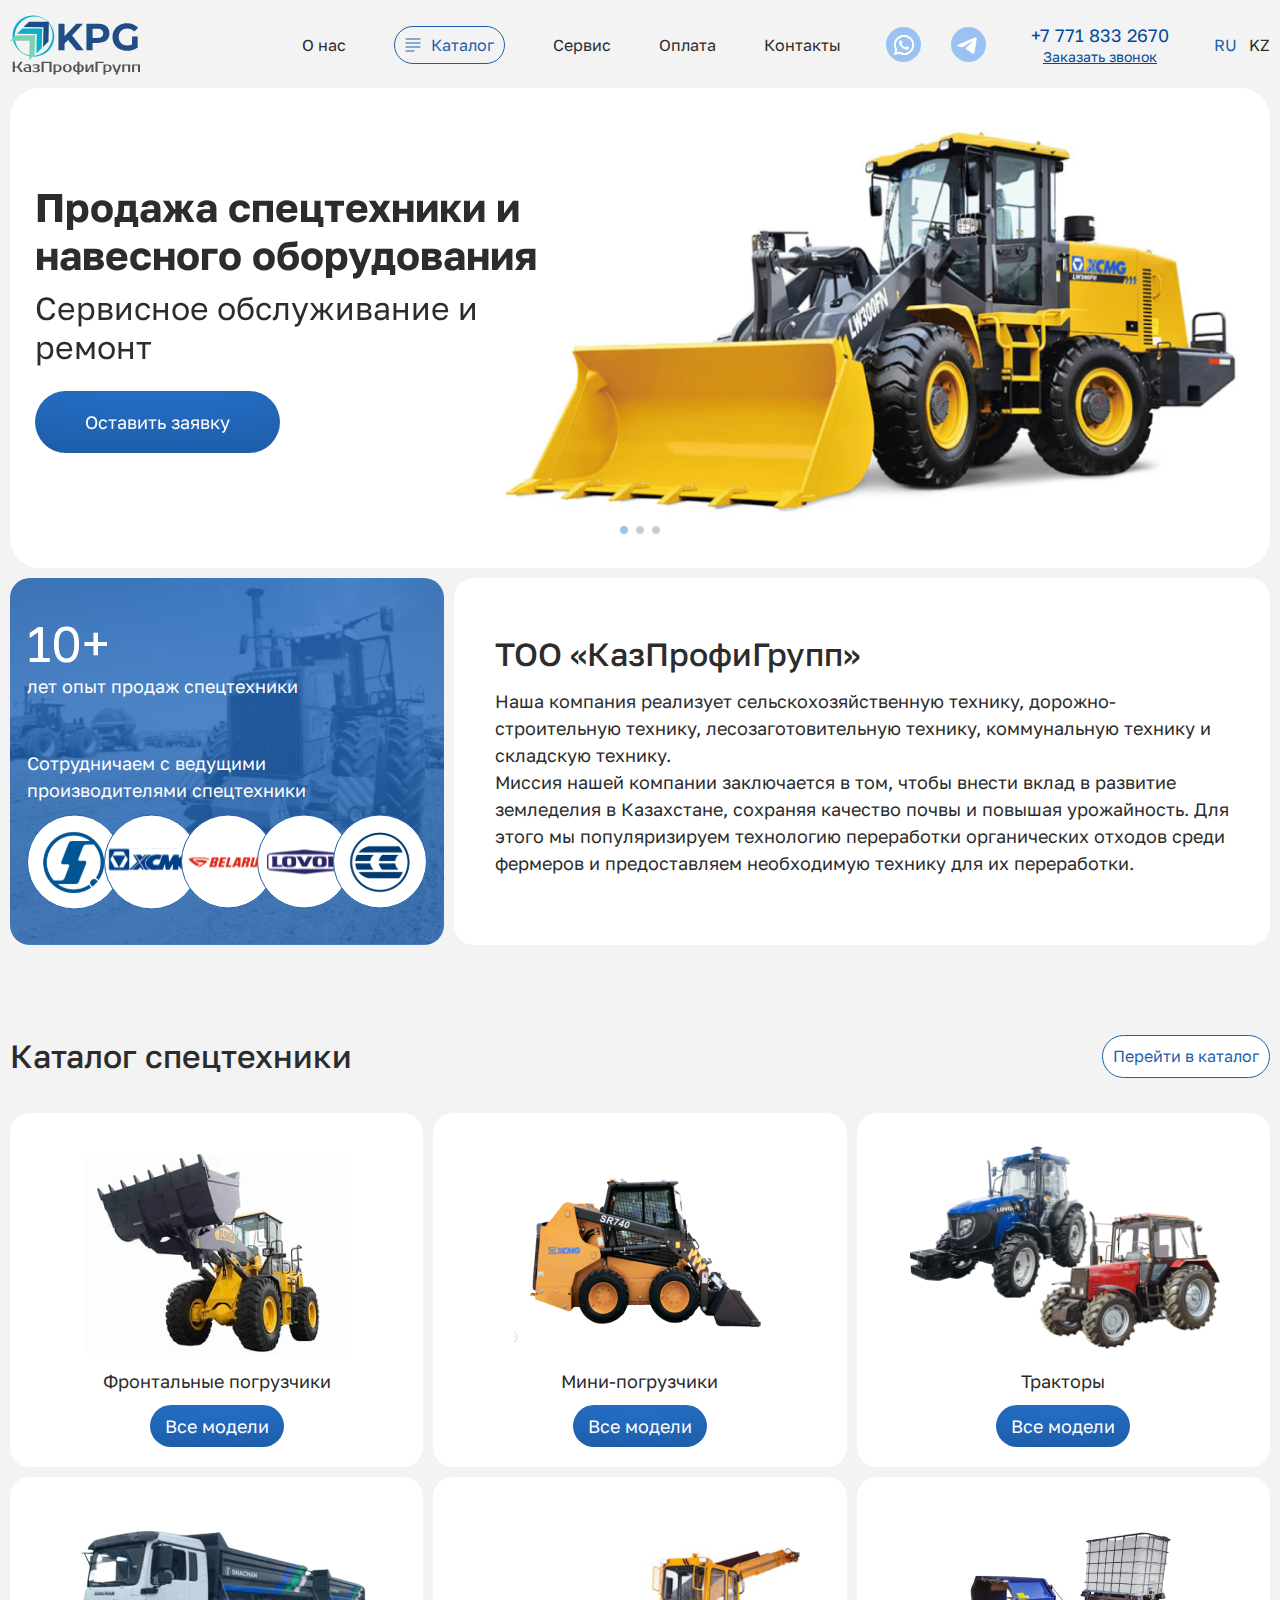
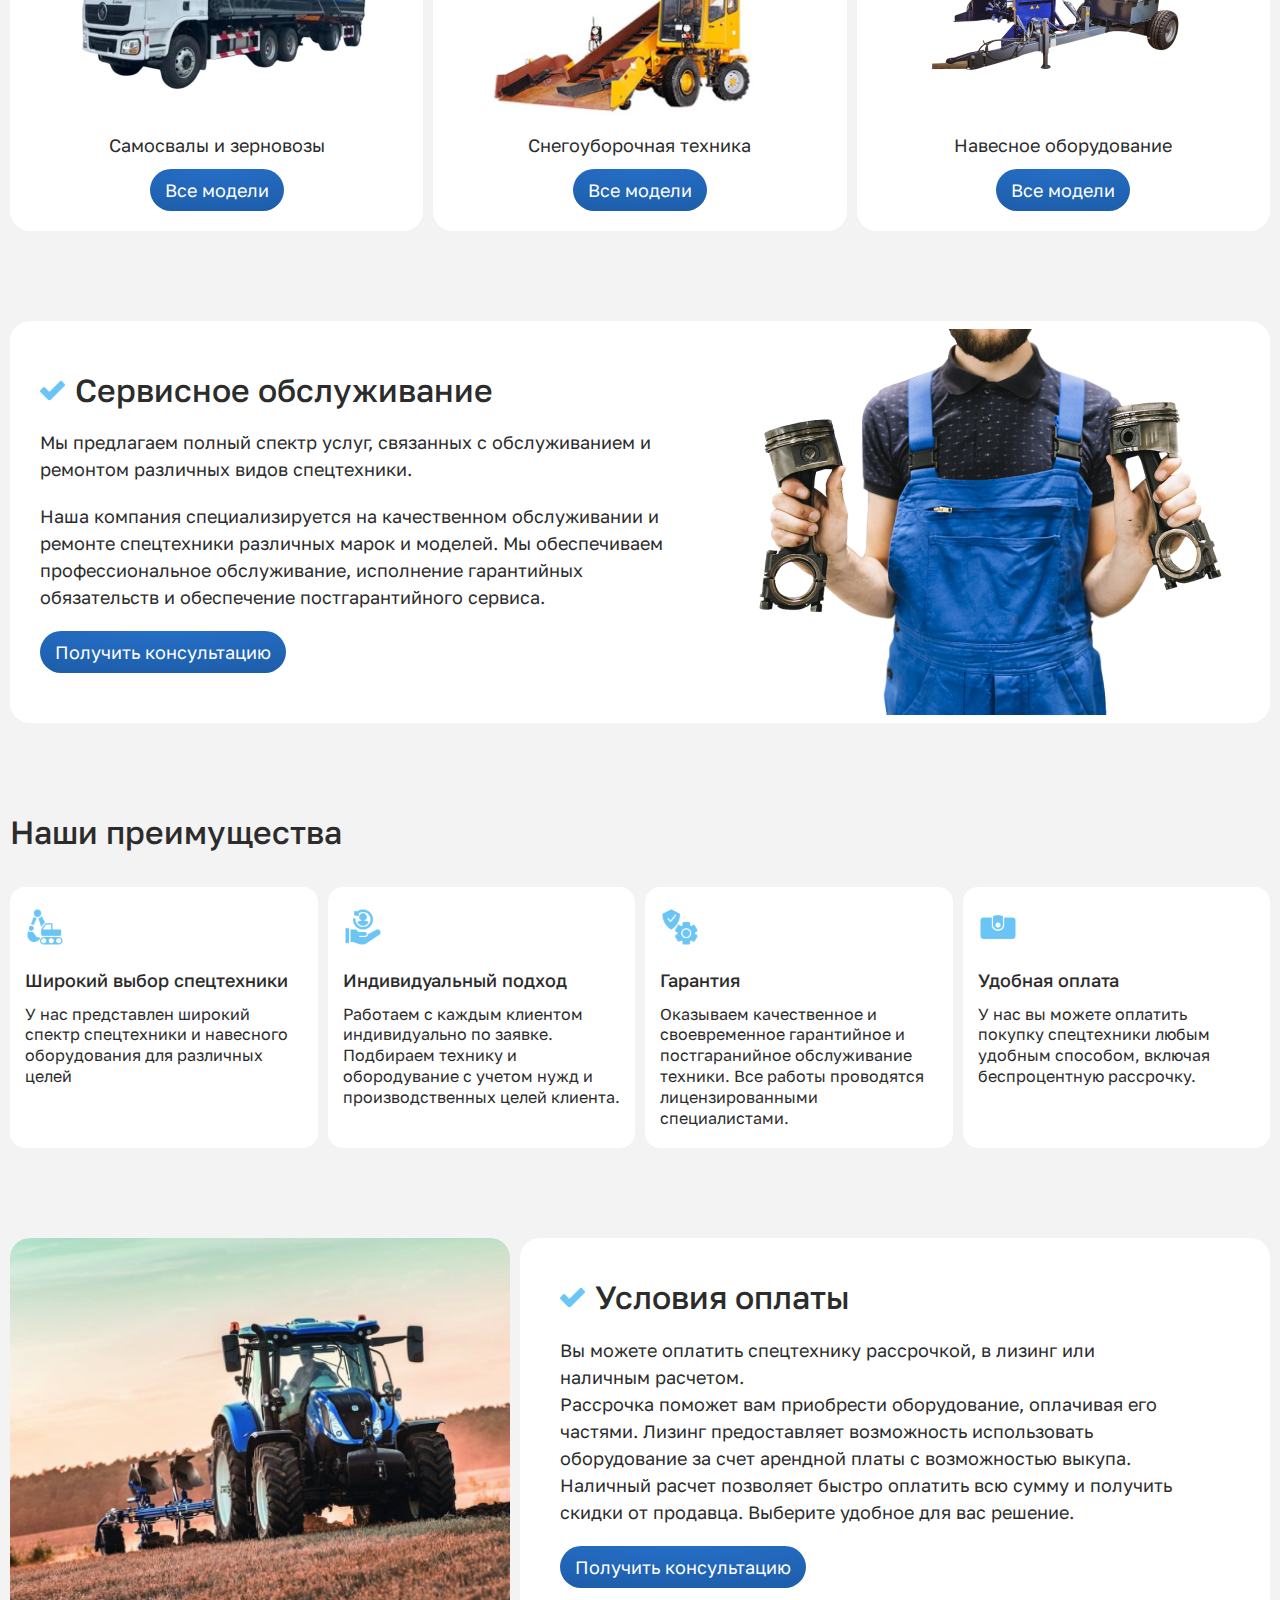
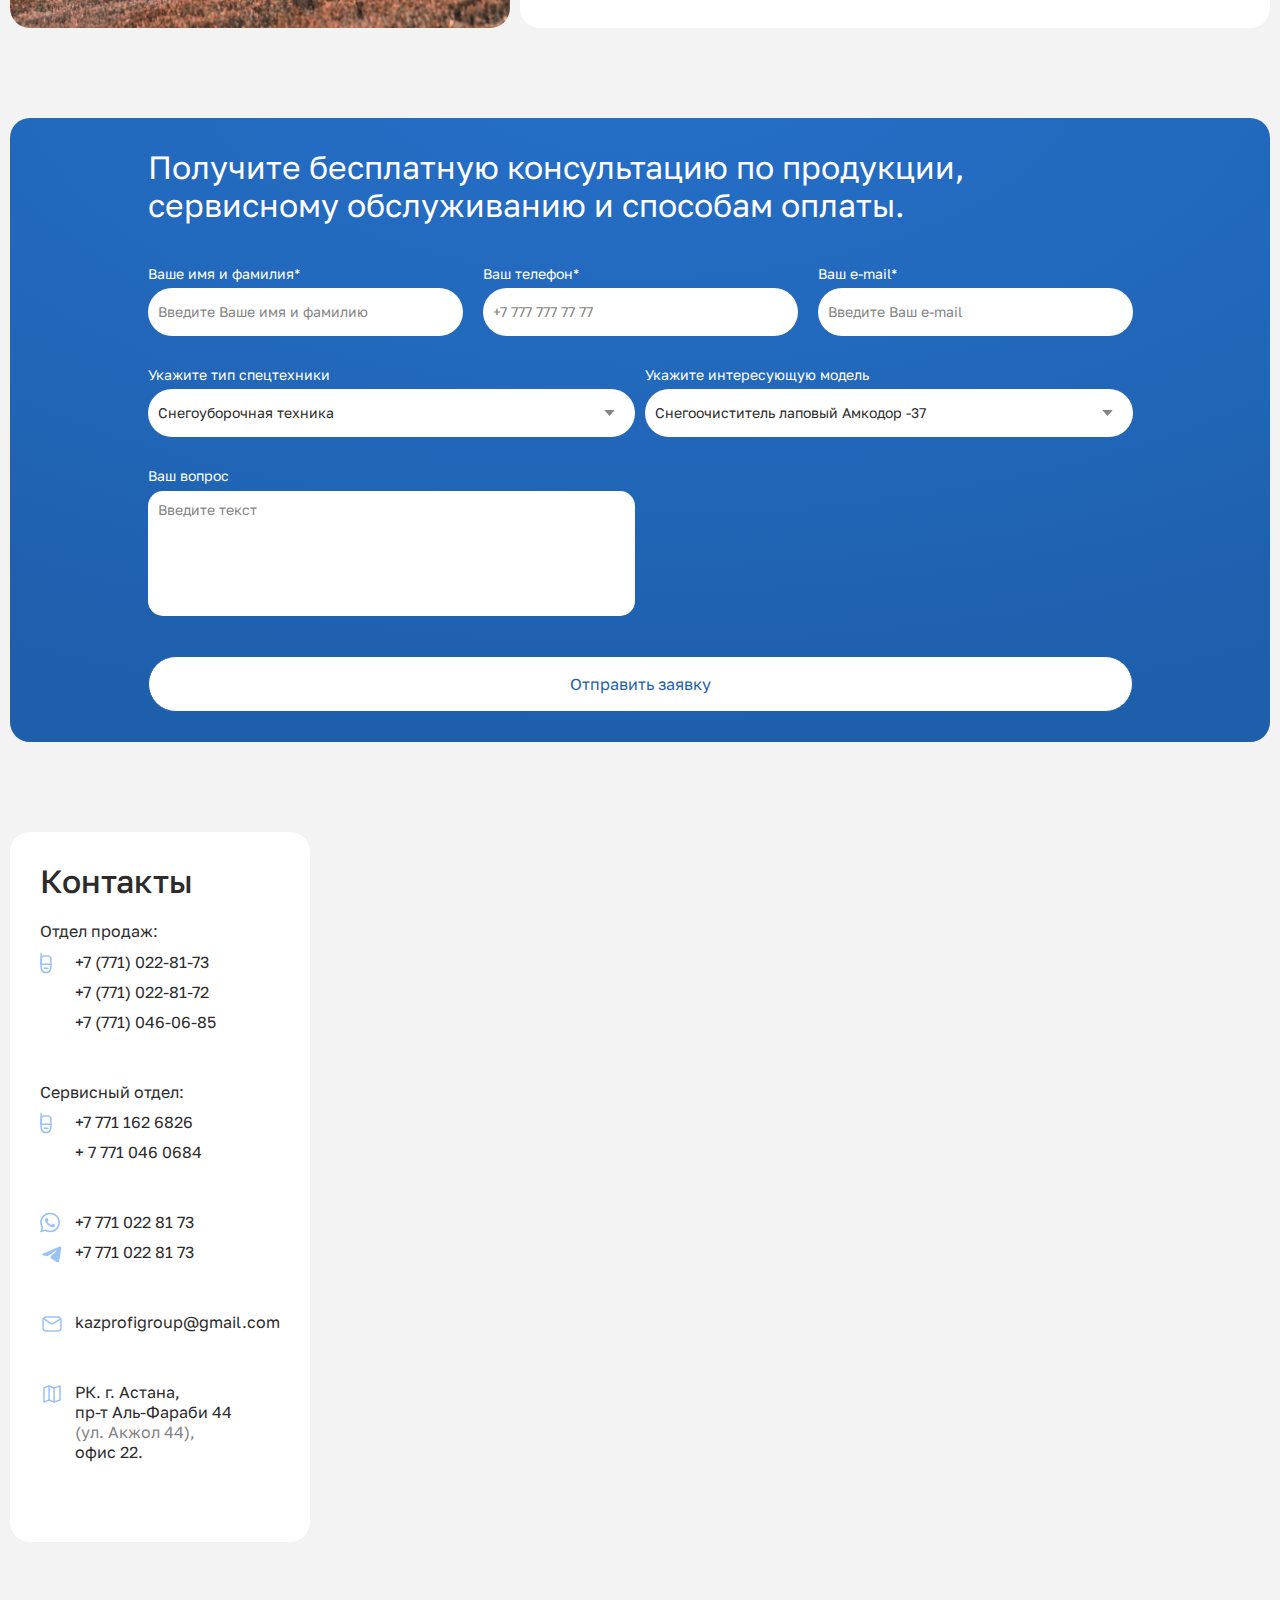
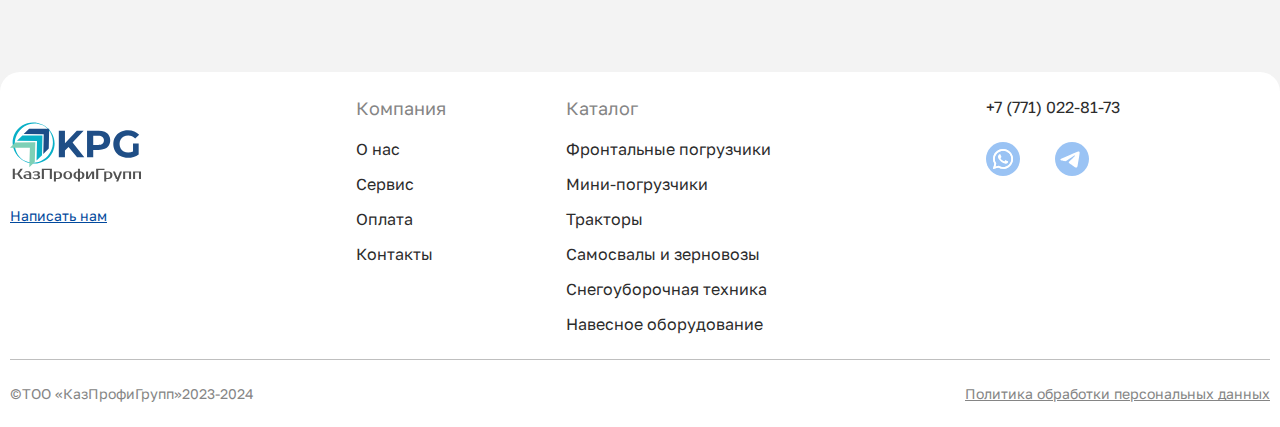
<file: index.html>
<!DOCTYPE html>
<html lang="en">

<head>
    <meta charset="UTF-8">
    <meta name="viewport" content="width=device-width, initial-scale=1.0">
    <title></title>
    <link rel="stylesheet" href="https://cdn.jsdelivr.net/npm/swiper@11/swiper-bundle.min.css" />
    <link rel="stylesheet" href="style.css">
</head>

<body>
    <header class="header" id="header">
        <div class="container">
            <div class="header__wrapper">
                <a href="index.html" class="header__logo">
                    <img src="assets/svg/logo.svg" alt="">
                </a>
                <div class="header__inner">
                    <nav class="header__nav">
                        <a href="#about" class="header__link">О нас</a>
                        <div class="header__link-wrapper">
                            <div class="header__link header__catalog" onclick="toggleCatalog()">
                                <svg width="16" height="14" viewBox="0 0 16 14" fill="none"
                                    xmlns="http://www.w3.org/2000/svg">
                                    <path d="M1 1H15" stroke="#1E5FAC" stroke-linecap="round" />
                                    <path d="M1 5H15" stroke="#1E5FAC" stroke-linecap="round" />
                                    <path d="M1 9H15" stroke="#1E5FAC" stroke-linecap="round" />
                                    <path d="M1 13H9" stroke="#1E5FAC" stroke-linecap="round" />
                                </svg>
                                Каталог
                            </div>
                            <div class="header__list">
                                <div class="header__list-inner">
                                    <a href="catalog.html#frontLoader">Фронтальные погрузчики</a>
                                    <a href="catalog.html#miniLoader">Мини-погрузчики</a>
                                    <a href="catalog.html#tractorLovol">Тракторы</a>
                                    <a href="catalog.html#dumpTrucks">Самосвалы и зерновозы</a>
                                    <a href="catalog.html#snowBlower">Снегоуборочная техника</a>
                                    <a href="catalog.html#lovolAttach">Навесное оборудование</a>
                                </div>
                            </div>
                        </div>
                        <a href="#service" class="header__link">Сервис</a>
                        <a href="#pay" class="header__link">Оплата</a>
                        <!-- <a href="#review" class="header__link">Отзывы</a> -->
                        <a href="#contact" class="header__link">Контакты</a>
                    </nav>
                    <div class="header__media">
                        <a href="https://wa.me/77710228173">
                            <img src="assets/svg/whatsapp.svg" alt="">
                        </a>
                        <a href="https://t.me/+77710228173">
                            <img src="assets/svg/telegram.svg" alt="">
                        </a>
                    </div>
                    <a href="tel:+77718332670" class="header__num">
                        +7 771 833 2670
                        <span>Заказать звонок</span>
                    </a>
                    <div class="header__switch">
                        <a href="" class="header__link active">RU</a>
                        <a href="" class="header__link">KZ</a>
                    </div>
                    <div class="header__burger" id="burger" onclick="toggleMenu()">
                        <img src="assets/svg/burger.svg" alt="">
                    </div>
                    <div class="header__bg header__mobile" id="mobile">
                        <div class="header__close" id="close" onclick="toggleMenu()">
                            <img src="assets/svg/close.svg" alt="">
                        </div>
                        <div class="header__nav">
                            <a href="#about">О нас</a>
                            <a href="#service">Сервис</a>
                            <a href="#pay">Оплата</a>
                            <!-- <a href="#review">Отзывы</a> -->
                            <a href="#contact">Контакты</a>
                        </div>
                        <div class="header__media">
                            <a href="https://wa.me/77710228173">
                                <img src="assets/svg/whatsapp.svg" alt="">
                            </a>
                            <a href="https://t.me/+77710228173">
                                <img src="assets/svg/telegram.svg" alt="">
                            </a>
                        </div>
                        <div class="header__switch">
                            <a href="" class="header__link active">RU</a>
                            <a href="" class="header__link">KZ</a>
                        </div>
                    </div>
                    <div class="header__bg header__catalog-mobile" id="catalogMobile">
                        <div class="header__close" id="close" onclick="toggleCatalog()">
                            <img src="assets/svg/close.svg" alt="">
                        </div>
                        <div class="header__nav">
                            <a href="catalog.html#frontLoader">Фронтальные погрузчики</a>
                            <a href="catalog.html#miniLoader">Мини-погрузчики</a>
                            <a href="catalog.html#tractorLovol">Тракторы</a>
                            <a href="catalog.html#dumpTrucks">Самосвалы и зерновозы</a>
                            <a href="catalog.html#snowBlower">Снегоуборочная техника</a>
                            <a href="catalog.html#lovolAttach">Навесное оборудование</a>
                        </div>
                    </div>
                </div>
            </div>
        </div>
    </header>
    <main class="main">
        <section class="hero" id="hero">
            <div class="container">
                <div class="hero__wrapper">
                    <div class="hero__slider">
                        <div class="swiper" id="heroSwiper">
                            <div class="swiper-wrapper">
                                <div class="swiper-slide">
                                    <div class="hero__slide">
                                        <div class="hero__left">
                                            <div class="hero__title">
                                                Продажа спецтехники
                                                и навесного оборудования
                                            </div>
                                            <div class="hero__subtitle">
                                                Сервисное обслуживание и ремонт
                                            </div>
                                            <button class="btn-b hero__btn" onclick="toggleModal()">
                                                Оставить заявку
                                            </button>
                                        </div>
                                        <div class="hero__right">
                                            <img src="assets/img/hero.png" alt="">
                                        </div>
                                    </div>
                                </div>
                                <div class="swiper-slide">
                                    <div class="hero__slide">
                                        <div class="hero__left">
                                            <div class="hero__title">
                                                Продажа тракторов
                                            </div>
                                            <div class="hero__subtitle">
                                                Вся линейка LOVOL и МТЗ
                                            </div>
                                            <button class="btn-b hero__btn" onclick="toggleModal()">
                                                Оставить заявку
                                            </button>
                                        </div>
                                        <div class="hero__right">
                                            <img src="assets/img/hero2.png" alt="">
                                        </div>
                                    </div>
                                </div>
                                <div class="swiper-slide">
                                    <div class="hero__slide">
                                        <div class="hero__left">
                                            <div class="hero__title">
                                                Продажа навесного
                                                оборудования
                                            </div>
                                            <div class="hero__subtitle">
                                                Для тракторов LOVOL и МТЗ
                                            </div>
                                            <button class="btn-b hero__btn" onclick="toggleModal()">
                                                Оставить заявку
                                            </button>
                                        </div>
                                        <div class="hero__right">
                                            <img src="assets/img/hero3.png" alt="">
                                        </div>
                                    </div>
                                </div>
                            </div>
                        </div>
                        <div class="swiper-pagination" id="heroPagination"></div>
                    </div>
                </div>
            </div>
        </section>
        <section class="about" id="about">
            <div class="container">
                <div class="about__wrapper">
                    <div class="about__left">
                        <div class="about__top">
                            <div class="about__num">
                                10+
                            </div>
                            <h2>
                                лет опыт продаж спецтехники
                            </h2>
                        </div>
                        <div class="about__bottom">
                            <h2>
                                Сотрудничаем с ведущими производителями спецтехники
                            </h2>
                            <div class="about__img">
                                <img src="assets/svg/about.svg" alt="">
                            </div>
                        </div>

                    </div>
                    <div class="about__right">
                        <h1 class="about__title">
                            ТОО «КазПрофиГрупп»
                        </h1>
                        <h2>
                            Наша компания реализует сельскохозяйственную технику, дорожно-строительную технику,
                            лесозаготовительную технику, коммунальную технику и складскую технику.
                        </h2>
                        <h2>
                            Миссия нашей компании заключается в том, чтобы внести вклад в развитие земледелия в
                            Казахстане, сохраняя качество почвы и повышая урожайность. Для этого мы популяризируем
                            технологию переработки органических отходов среди фермеров и предоставляем необходимую
                            технику для их переработки.
                        </h2>
                    </div>
                </div>
            </div>
        </section>
        <section class="catalog" id="catalog">
            <div class="container">
                <div class="catalog__wrapper">
                    <div class="catalog__top">
                        <h1 class="catalog__title">Каталог спецтехники</h1>
                        <a href="catalog.html">
                            <button class="btn-w catalog__btn">Перейти в каталог</button>
                        </a>
                    </div>
                    <div class="catalog__inner">
                        <div class="catalog__item">
                            <div>
                                <div class="catalog__img">
                                    <img src="assets/img/c1.png" alt="">
                                </div>
                                <h2 class="catalog__heading">Фронтальные погрузчики </h2>
                            </div>
                            <a href="catalog.html#frontLoader">
                                <button class="btn-b catalog__item-btn">Все модели</button>
                            </a>
                        </div>
                        <div class="catalog__item">
                            <div>
                                <div class="catalog__img">
                                    <img src="assets/img/c2.png" alt="">
                                </div>
                                <h2 class="catalog__heading">Мини-погрузчики </h2>
                            </div>
                            <a href="catalog.html#miniLoader">
                                <button class="btn-b catalog__item-btn">Все модели</button>
                            </a>
                        </div>
                        <div class="catalog__item">
                            <div>
                                <div class="catalog__img">
                                    <img src="assets/img/c3.png" alt="">
                                </div>
                                <h2 class="catalog__heading">Тракторы</h2>
                            </div>
                            <a href="catalog.html#tractorLovol">
                                <button class="btn-b catalog__item-btn">Все модели</button>
                            </a>
                        </div>
                        <div class="catalog__item">
                            <div>
                                <div class="catalog__img">
                                    <img src="assets/img/c4.png" alt="">
                                </div>
                                <h2 class="catalog__heading">Самосвалы и зерновозы</h2>
                            </div>
                            <a href="catalog.html#dumpTrucks">
                                <button class="btn-b catalog__item-btn">Все модели</button>
                            </a>
                        </div>
                        <div class="catalog__item">
                            <div>
                                <div class="catalog__img">
                                    <img src="assets/img/c5.png" alt="">
                                </div>
                                <h2 class="catalog__heading">Снегоуборочная техника </h2>
                            </div>
                            <a href="catalog.html#snowBlower">
                                <button class="btn-b catalog__item-btn">Все модели</button>
                            </a>
                        </div>
                        <div class="catalog__item">
                            <div>
                                <div class="catalog__img">
                                    <img src="assets/img/c6.png" alt="">
                                </div>
                                <h2 class="catalog__heading">Навесное оборудование </h2>
                            </div>
                            <a href="catalog.html#mt3">
                                <button class="btn-b catalog__item-btn">Все модели</button>
                            </a>
                        </div>
                    </div>
                    <button class="catalog__btn btn-w">Перейти в каталог</button>
                </div>
            </div>
        </section>
        <section class="service" id="service">
            <div class="container">
                <div class="service__wrapper">
                    <div class="service__left">
                        <h1 class="service__title">
                            <img src="assets/svg/check.svg" alt="">
                            Сервисное обслуживание
                        </h1>
                        <h2 class="service__text">
                            Мы предлагаем полный спектр услуг, связанных с обслуживанием и ремонтом различных видов
                            спецтехники.
                        </h2>
                        <h2 class="service__text">
                            Наша компания специализируется на качественном обслуживании и ремонте спецтехники различных
                            марок и моделей. Мы обеспечиваем профессиональное обслуживание, исполнение гарантийных
                            обязательств и обеспечение постгарантийного сервиса.
                        </h2>
                        <button class="btn-b service__btn" onclick="toggleModal()">Получить консультацию </button>
                    </div>
                    <div class="service__right">
                        <img src="assets/img/service.png" alt="">
                        <img src="assets/img/service-mob.png" alt="" class="service__right-mob">
                    </div>
                </div>
            </div>
        </section>
        <section class="pros" id="pros">
            <div class="container">
                <div class="pros__wrapper">
                    <h1 class="pros__title">
                        Наши преимущества
                    </h1>
                    <div class="pros__inner">
                        <div class="pros__item">
                            <div>
                                <img src="assets/svg/p1.svg" alt="">
                                <h2>Широкий выбор спецтехники</h2>
                            </div>
                            <h3>У нас представлен широкий спектр спецтехники и навесного оборудования для различных
                                целей </h3>
                        </div>
                        <div class="pros__item">
                            <div>
                                <img src="assets/svg/p2.svg" alt="">
                                <h2>Индивидуальный подход</h2>
                            </div>
                            <h3>Работаем с каждым клиентом индивидуально по заявке. Подбираем технику и обородувание с
                                учетом нужд и производственных целей клиента.</h3>
                        </div>
                        <div class="pros__item">
                            <div>
                                <img src="assets/svg/p3.svg" alt="">
                                <h2>Гарантия</h2>
                            </div>
                            <h3>Оказываем качественное и своевременное гарантийное и постгаранийное обслуживание
                                техники. Все работы проводятся лицензированными специалистами. </h3>
                        </div>
                        <div class="pros__item">
                            <div>
                                <img src="assets/svg/p4.svg" alt="">
                                <h2>Удобная оплата</h2>
                            </div>
                            <h3>У нас вы можете оплатить покупку спецтехники любым удобным способом, включая
                                беспроцентную рассрочку. </h3>
                        </div>
                    </div>
                </div>
            </div>
        </section>
        <section class="pay" id="pay">
            <div class="container">
                <div class="pay__wrapper">
                    <div class="pay__left">

                    </div>
                    <div class="pay__right">
                        <h1 class="pay__title">
                            <img src="assets/svg/check.svg" alt="">
                            Условия оплаты
                        </h1>
                        <h2 class="pay__text">
                            Вы можете оплатить спецтехнику рассрочкой, в лизинг или наличным расчетом.
                        </h2>
                        <h2 class="pay__text">
                            Рассрочка поможет вам приобрести оборудование, оплачивая его частями. Лизинг предоставляет
                            возможность использовать оборудование за счет арендной платы с возможностью выкупа. Наличный
                            расчет позволяет быстро оплатить всю сумму и получить скидки от продавца. Выберите удобное
                            для вас решение.
                        </h2>
                        <button class="btn-b pay__btn" onclick="toggleModal()">Получить консультацию </button>
                    </div>
                </div>
            </div>
        </section>
        <!-- <section class="review" id="review">
            <div class="container">
                <div class="review__wrapper">
                    <h1 class="review__title">
                        Отзывы наших клиентов
                    </h1>
                    <div class="review__slider">
                        <div class="swiper" id="reviewSwiper">
                            <div class="swiper-wrapper">
                                <div class="swiper-slide">
                                    <div class="review__slide">
                                        <img src="assets/svg/r1.svg" alt="">
                                        <div class="review__inner">
                                            <h2>Имя Фамилия</h2>
                                            <h3>Компания «Название»</h3>
                                            <h3>
                                                Lorem ipsum dolor sit amet, consectetur adipiscing elit, sed do eiusmod
                                                tempor incididunt ut labore et dolore magna aliqua.
                                            </h3>
                                        </div>
                                    </div>
                                </div>
                                <div class="swiper-slide">
                                    <div class="review__slide">
                                        <img src="assets/svg/r1.svg" alt="">
                                        <div class="review__inner">
                                            <h2>Имя Фамилия</h2>
                                            <h3>Компания «Название»</h3>
                                            <h3>
                                                Lorem ipsum dolor sit amet, consectetur adipiscing elit, sed do eiusmod
                                                tempor incididunt ut labore et dolore magna aliqua.
                                            </h3>
                                        </div>
                                    </div>
                                </div>
                                <div class="swiper-slide">
                                    <div class="review__slide">
                                        <img src="assets/svg/r1.svg" alt="">
                                        <div class="review__inner">
                                            <h2>Имя Фамилия</h2>
                                            <h3>Компания «Название»</h3>
                                            <h3>
                                                Lorem ipsum dolor sit amet, consectetur adipiscing elit, sed do eiusmod
                                                tempor incididunt ut labore et dolore magna aliqua.
                                            </h3>
                                        </div>
                                    </div>
                                </div>
                                <div class="swiper-slide">
                                    <div class="review__slide">
                                        <img src="assets/svg/r1.svg" alt="">
                                        <div class="review__inner">
                                            <h2>Имя Фамилия</h2>
                                            <h3>Компания «Название»</h3>
                                            <h3>
                                                Lorem ipsum dolor sit amet, consectetur adipiscing elit, sed do eiusmod
                                                tempor incididunt ut labore et dolore magna aliqua.
                                            </h3>
                                        </div>
                                    </div>
                                </div>
                            </div>
                        </div>
                    </div>
                </div>
            </div>
        </section> -->
        <section class="form" id="form">
            <div class="container">
                <div class="form__wrapper">
                    <div class="form__inner">
                        <h1 class="form__title">
                            Получите бесплатную консультацию по продукции, сервисному обслуживанию и способам оплаты.
                        </h1>
                        <form action="#" class="form__content">
                            <div class="form__inputs">
                                <label for="name">
                                    Ваше имя и фамилия*
                                    <input type="text" name="name" id="name" class="form__name"
                                        placeholder="Введите Ваше имя и фамилию" required>
                                </label>
                                <label for="tel">
                                    Ваш телефон*
                                    <input type="text" name="tel" id="tel" class="form__tel"
                                        placeholder="+7 777 777 77 77" required>
                                </label>
                                <label for="email">
                                    Ваш e-mail*
                                    <input type="text" name="email" id="email" placeholder="Введите Ваш e-mail"
                                        required>
                                </label>
                            </div>
                            <div class="form__area">
                                <label class="form__select">
                                    Укажите тип спецтехники
                                    <div class="custom-select custom-select1">
                                        <div class="selected-value selected-value1">Снегоуборочная техника
                                            <img src="assets/svg/arrow.svg" class="arrow" alt="">
                                        </div>
                                        <div class="options-container options-container1">
                                            <div class="option option1">Другое</div>
                                            <div class="option option1">Мини-погрузчики</div>
                                            <div class="option option1">Фронтальный погрузчик</div>
                                            <div class="option option1">Тракторы МТЗ</div>
                                            <div class="option option1">Тракторы LOVOL</div>
                                            <div class="option option1 active">Снегоуборочная техника</div>
                                        </div>
                                    </div>
                                </label>

                                <label class="form__select">
                                    Укажите интересующую модель
                                    <div class="custom-select custom-select2">
                                        <div class="selected-value selected-value2">Снегоочиститель лаповый Амкодор -37
                                            <img src="assets/svg/arrow.svg" class="arrow" alt="">
                                        </div>
                                        <div class="options-container options-container2">
                                            <div class="option option2">Другое</div>
                                            <div class="option option2 active">Снегоочиститель лаповый Амкодор -37</div>
                                            <div class="option option2">Снегоочиститель фрезерно-роторный ДЭМ - 124
                                            </div>
                                        </div>
                                    </div>
                                </label>
                                <label for="question" class="form__question">
                                    Ваш вопрос
                                    <textarea name="question" id="question" cols="30" rows="10"
                                        placeholder="Введите текст"></textarea>
                                </label>
                            </div>
                            <button class="form__btn btn-w">Отправить заявку</button>
                        </form>
                    </div>
                </div>
            </div>
        </section>
        <section class="contact" id="contact">
            <div class="container">
                <div class="contact__wrapper">
                    <div class="contact__left">
                        <h1 class="contact__title">
                            Контакты
                        </h1>
                        <div class="contact__content">
                            <h3>Отдел продаж:</h3>
                            <div class="contact__item">
                                <div class="contact__img">
                                    <img src="assets/svg/tel.svg" alt="">
                                </div>
                                <div class="contact__inner">
                                    <a href="tel:+77710228173">+7 (771) 022-81-73</a>
                                    <a href="tel:+77710228172">+7 (771) 022-81-72</a>
                                    <a href="tel:+77710460685">+7 (771) 046-06-85</a>
                                </div>
                            </div>
                        </div>
                        <div class="contact__content">
                            <h3>Сервисный отдел:</h3>
                            <div class="contact__item">
                                <div class="contact__img">
                                    <img src="assets/svg/tel.svg" alt="">
                                </div>
                                <div class="contact__inner">
                                    <a href="tel:+77711626826">+7 771 162 6826</a>
                                    <a href="tel:+77710460684">+ 7 771 046 0684</a>
                                </div>
                            </div>
                        </div>
                        <div class="contact__content">
                            <div class="contact__item">
                                <div class="contact__img">
                                    <img src="assets/svg/wh.svg" alt="">
                                </div>
                                <div class="contact__inner">
                                    <a href="https://wa.me/77710228173">+7 771 022 81 73</a>
                                </div>
                            </div>
                            <div class="contact__item">
                                <div class="contact__img">
                                    <img src="assets/svg/tg.svg" alt="">
                                </div>
                                <div class="contact__inner">
                                    <a href="https://t.me/+77710228173">+7 771 022 81 73</a>
                                </div>
                            </div>
                        </div>

                        <div class="contact__content">
                            <div class="contact__item">
                                <div class="contact__img">
                                    <img src="assets/svg/mail.svg" alt="">
                                </div>
                                <div class="contact__inner">
                                    <a href="mailto:kazprofigroup@gmail.com">kazprofigroup@gmail.com</a>
                                </div>
                            </div>
                        </div>
                        <div class="contact__content">
                            <div class="contact__item">
                                <div class="contact__img">
                                    <img src="assets/svg/map.svg" alt="">
                                </div>
                                <div class="contact__inner">
                                    <a href="#">РК. г. Астана,<br>
                                        пр-т Аль-Фараби 44<br>
                                        <span style="color: #858585;">(ул. Акжол 44),</span><br>
                                        офис 22.</a>
                                </div>
                            </div>
                        </div>
                    </div>
                    <div class="contact__right">
                        <script type="text/javascript" charset="utf-8" async
                            src="https://api-maps.yandex.ru/services/constructor/1.0/js/?um=constructor%3A43f1538dd7541c204f150221f9ef16afc04a8664d12e5ced79d4eb41975544a6&amp;width=950&amp;height=650&amp;lang=ru_RU&amp;scroll=true"></script>
                    </div>
                </div>
            </div>
        </section>
    </main>
    <footer class="footer">
        <div class="container">
            <div class="footer__wrapper">
                <div class="footer__left">
                    <a href="index.html"><img src="assets/svg/logo.svg" alt=""></a>
                    <a href="mailto:kazprofigroup@gmail.com">Написать нам</a>
                </div>
                <div class="footer__inner">
                    <div class="footer__item">
                        <h2>Компания</h2>
                        <a href="#about">О нас</a>
                        <a href="#service">Сервис</a>
                        <a href="#pay">Оплата</a>
                        <!-- <a href="#review">Отзывы</a> -->
                        <a href="#contact">Контакты</a>
                    </div>
                    <div class="footer__item">
                        <h2>Каталог</h2>
                        <a href="catalog.html#frontLoader">Фронтальные погрузчики</a>
                        <a href="catalog.html#miniLoader">Мини-погрузчики</a>
                        <a href="catalog.html#tractorLovol">Тракторы</a>
                        <a href="catalog.html#dumpTrucks">Самосвалы и зерновозы</a>
                        <a href="catalog.html#snowBlower">Снегоуборочная техника</a>
                        <a href="catalog.html#lovolAttach">Навесное оборудование</a>
                    </div>
                </div>
                <div class="footer__content">
                    <a href="+77710228173" class="footer__tel">+7 (771) 022-81-73</a>
                    <div class="footer__media">
                        <a href="https://wa.me/77710228173">
                            <svg width="34" height="34" viewBox="0 0 34 34" fill="none"
                                xmlns="http://www.w3.org/2000/svg">
                                <rect width="34" height="34" rx="17" fill="#9AC3F4" />
                                <g clip-path="url(#clip0_64_415)">
                                    <path
                                        d="M7 27L8.41356 21.8669C7.53964 20.3603 7.08118 18.654 7.08596 16.9097C7.08596 11.4439 11.5559 7 17.043 7C19.7077 7 22.2101 8.03137 24.0869 9.90399C25.9685 11.7766 27.0048 14.2671 27 16.9145C27 22.3802 22.5301 26.8242 17.0382 26.8242H17.0334C15.3668 26.8242 13.7287 26.4059 12.2722 25.6169L7 27ZM12.5253 23.8251L12.8262 24.0057C14.0965 24.7567 15.553 25.1511 17.0382 25.1559H17.043C21.6036 25.1559 25.319 21.4629 25.319 16.9192C25.319 14.7186 24.4594 12.6511 22.8978 11.0922C21.3362 9.53327 19.254 8.67776 17.043 8.67776C12.4823 8.673 8.76695 12.366 8.76695 16.9097C8.76695 18.4639 9.20153 19.98 10.0325 21.2918L10.2283 21.6055L9.39255 24.6426L12.5253 23.8251Z"
                                        fill="white" />
                                    <path
                                        d="M7 27L8.41356 21.8669C7.53964 20.3603 7.08118 18.654 7.08596 16.9097C7.08596 11.4439 11.5559 7 17.043 7C19.7077 7 22.2101 8.03137 24.0869 9.90399C25.9685 11.7766 27.0048 14.2671 27 16.9145C27 22.3802 22.5301 26.8242 17.0382 26.8242H17.0334C15.3668 26.8242 13.7287 26.4059 12.2722 25.6169L7 27ZM12.5253 23.8251L12.8262 24.0057C14.0965 24.7567 15.553 25.1511 17.0382 25.1559H17.043C21.6036 25.1559 25.319 21.4629 25.319 16.9192C25.319 14.7186 24.4594 12.6511 22.8978 11.0922C21.3362 9.53327 19.254 8.67776 17.043 8.67776C12.4823 8.673 8.76695 12.366 8.76695 16.9097C8.76695 18.4639 9.20153 19.98 10.0325 21.2918L10.2283 21.6055L9.39255 24.6426L12.5253 23.8251Z"
                                        fill="white" />
                                    <path fill-rule="evenodd" clip-rule="evenodd"
                                        d="M14.5548 12.765C14.3686 12.3515 14.1728 12.342 13.9961 12.3373C13.8528 12.3325 13.6857 12.3325 13.5185 12.3325C13.3514 12.3325 13.084 12.3943 12.8547 12.6415C12.6255 12.8886 11.9856 13.4875 11.9856 14.7089C11.9856 15.9257 12.8786 17.1044 13.0028 17.2707C13.127 17.4371 14.7268 20.0179 17.253 21.0112C19.3543 21.8382 19.7841 21.6719 20.2377 21.6291C20.6914 21.5863 21.7086 21.0302 21.9187 20.4504C22.1241 19.8705 22.1241 19.3762 22.062 19.2717C21.9999 19.1671 21.8328 19.1053 21.5844 18.9818C21.3361 18.8582 20.1136 18.2593 19.8843 18.1738C19.6551 18.093 19.488 18.0502 19.3256 18.2973C19.1585 18.5445 18.6809 19.1006 18.5376 19.2669C18.3944 19.4333 18.2463 19.4523 17.998 19.3287C17.7497 19.2051 16.9474 18.9437 15.9971 18.0977C15.2568 17.4418 14.7554 16.6291 14.6121 16.3819C14.4689 16.1348 14.5978 16.0017 14.722 15.8781C14.8318 15.7688 14.9703 15.5882 15.0945 15.4456C15.2186 15.3031 15.2616 15.1985 15.3428 15.0321C15.424 14.8658 15.3858 14.7232 15.3237 14.5996C15.2616 14.4808 14.7745 13.2546 14.5548 12.765Z"
                                        fill="white" />
                                </g>
                                <defs>
                                    <clipPath id="clip0_64_415">
                                        <rect width="20" height="20" fill="white" transform="translate(7 7)" />
                                    </clipPath>
                                </defs>
                            </svg>

                        </a>
                        <a href="https://t.me/+77710228173">
                            <svg width="34" height="34" viewBox="0 0 34 34" fill="none"
                                xmlns="http://www.w3.org/2000/svg">
                                <rect width="34" height="34" rx="17" fill="#9AC3F4" />
                                <path fill-rule="evenodd" clip-rule="evenodd"
                                    d="M6.6975 16.4109C11.8654 14.1593 15.3115 12.6749 17.0357 11.9577C21.9588 9.91006 22.9818 9.55435 23.6486 9.54261C23.7952 9.54002 24.1231 9.57637 24.3355 9.74871C24.5148 9.89423 24.5642 10.0908 24.5878 10.2288C24.6114 10.3668 24.6408 10.6811 24.6174 10.9267C24.3507 13.7298 23.1963 20.5322 22.609 23.6718C22.3605 25.0002 21.8712 25.4456 21.3975 25.4892C20.368 25.584 19.5863 24.8089 18.5892 24.1553C17.029 23.1325 16.1475 22.4959 14.6331 21.4978C12.8828 20.3444 14.0174 19.7105 15.0149 18.6745C15.2759 18.4034 19.8118 14.2777 19.8996 13.9034C19.9105 13.8566 19.9207 13.6821 19.8171 13.59C19.7134 13.4979 19.5604 13.5294 19.45 13.5544C19.2936 13.59 16.801 15.2374 11.9725 18.4968C11.265 18.9826 10.6242 19.2193 10.05 19.2069C9.41708 19.1933 8.19952 18.849 7.29439 18.5548C6.1842 18.1939 5.30185 18.0031 5.37869 17.3903C5.41871 17.071 5.85831 16.7446 6.6975 16.4109Z"
                                    fill="white" />
                            </svg>

                        </a>
                    </div>
                </div>
            </div>
            <div class="footer__line"></div>
            <div class="footer__bottom">
                <h3>©ТОО «КазПрофиГрупп»2023-2024</h3>
                <a href="">Политика обработки персональных данных</a>
            </div>
        </div>
    </footer>
    <div class="modal" id="modal">
        <div class="modal__inner">
            <div class="modal__content">
                <div class="form__wrapper">
                    <div class="modal__close" onclick="closeModal()">x</div>
                    <div class="form__inner">
                        <h2 class="form__title">
                            Получите бесплатную консультацию по продукции, сервисному обслуживанию и способам оплаты.
                        </h2>
                        <form action="#" class="form__content">
                            <div class="form__inputs">
                                <label for="name">
                                    Ваше имя и фамилия*
                                    <input type="text" name="name" id="name" class="form__name"
                                        placeholder="Введите Ваше имя и фамилию" required>
                                </label>
                                <label for="tel">
                                    Ваш телефон*
                                    <input type="text" name="tel" id="tel" class="form__tel"
                                        placeholder="+7 777 777 77 77" required>
                                </label>
                                <label for="email">
                                    Ваш e-mail*
                                    <input type="text" name="email" id="email" placeholder="Введите Ваш e-mail"
                                        required>
                                </label>
                            </div>
                            <div class="form__area">
                                <label for="question" class="form__question">
                                    Ваш вопрос
                                    <textarea name="question" id="question" cols="30" rows="10"
                                        placeholder="Введите текст"></textarea>
                                </label>
                            </div>
                            <button class="form__btn btn-w">Отправить заявку</button>
                        </form>
                    </div>
                </div>
            </div>
        </div>
    </div>

    <script src="https://cdn.jsdelivr.net/npm/swiper@11/swiper-bundle.min.js"></script>
    <script>

    </script>
    <script src="js/main.js"></script>
</body>

</html>
</file>
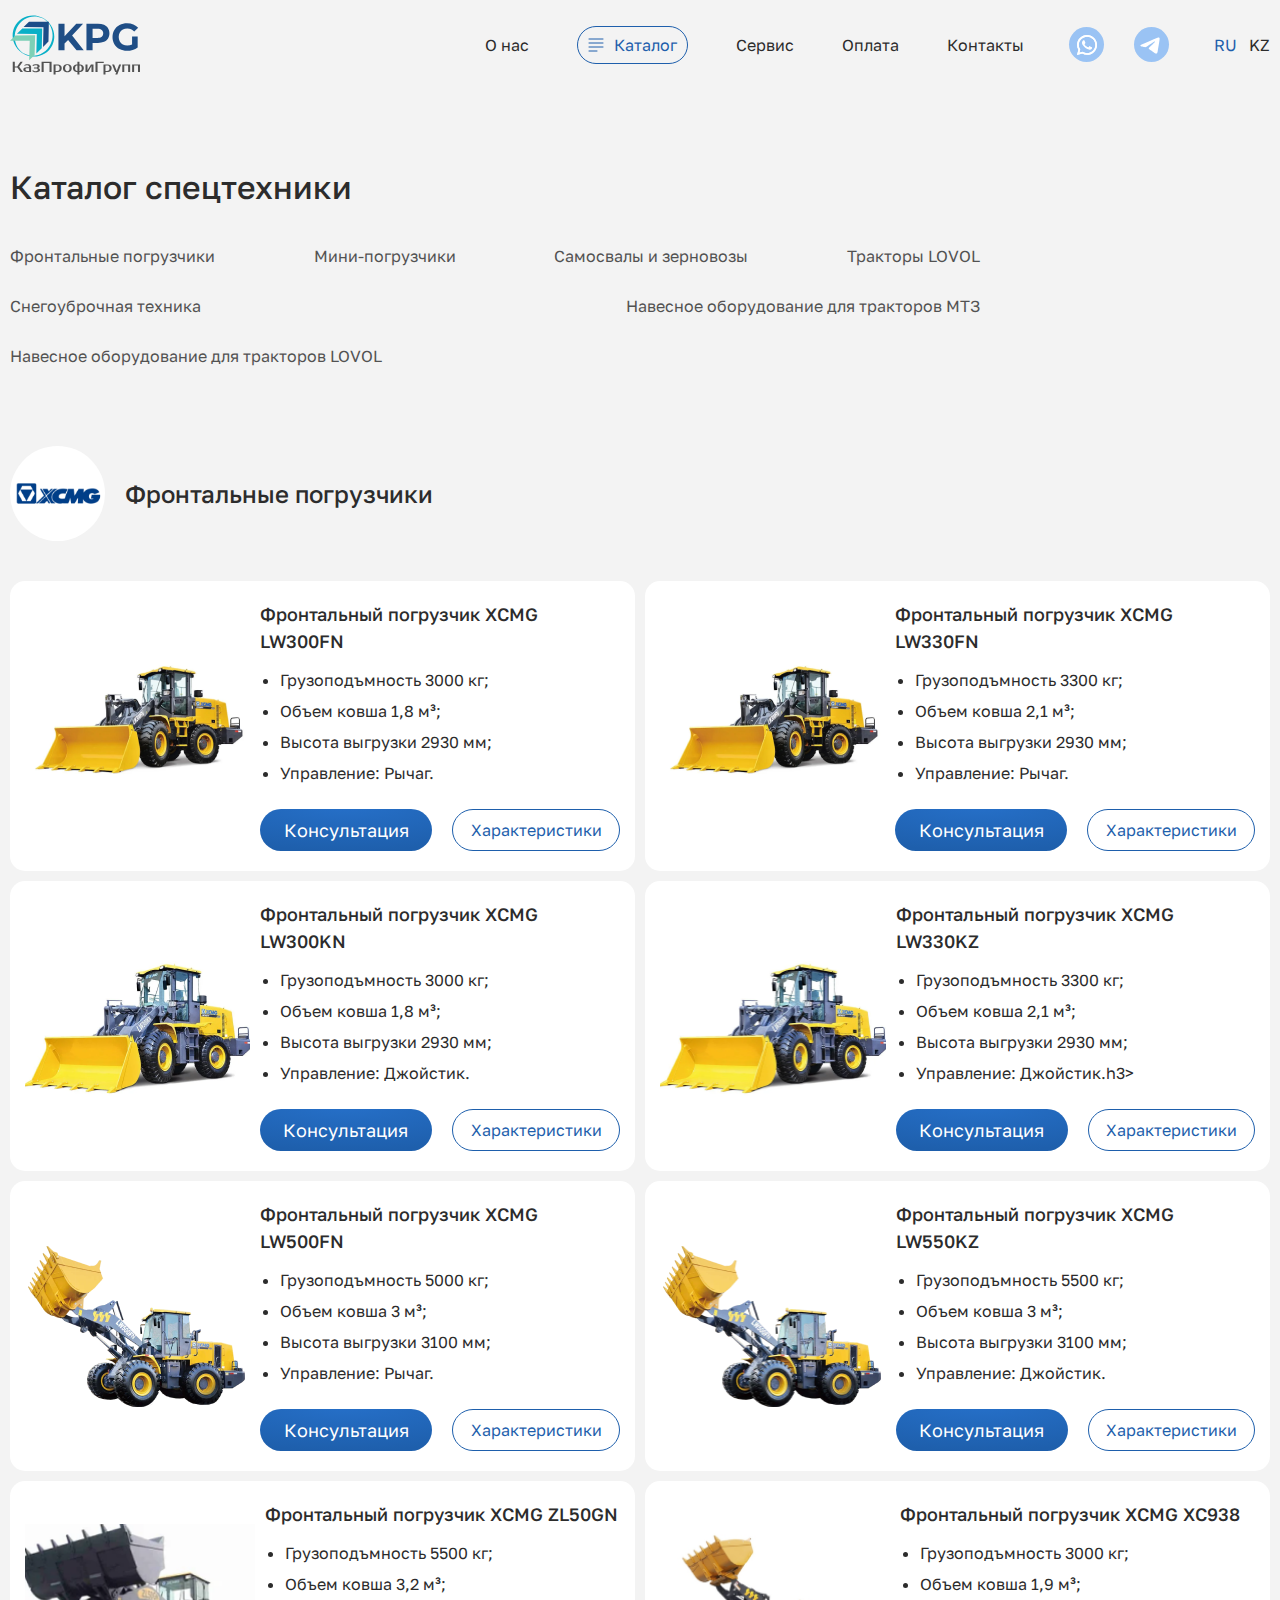
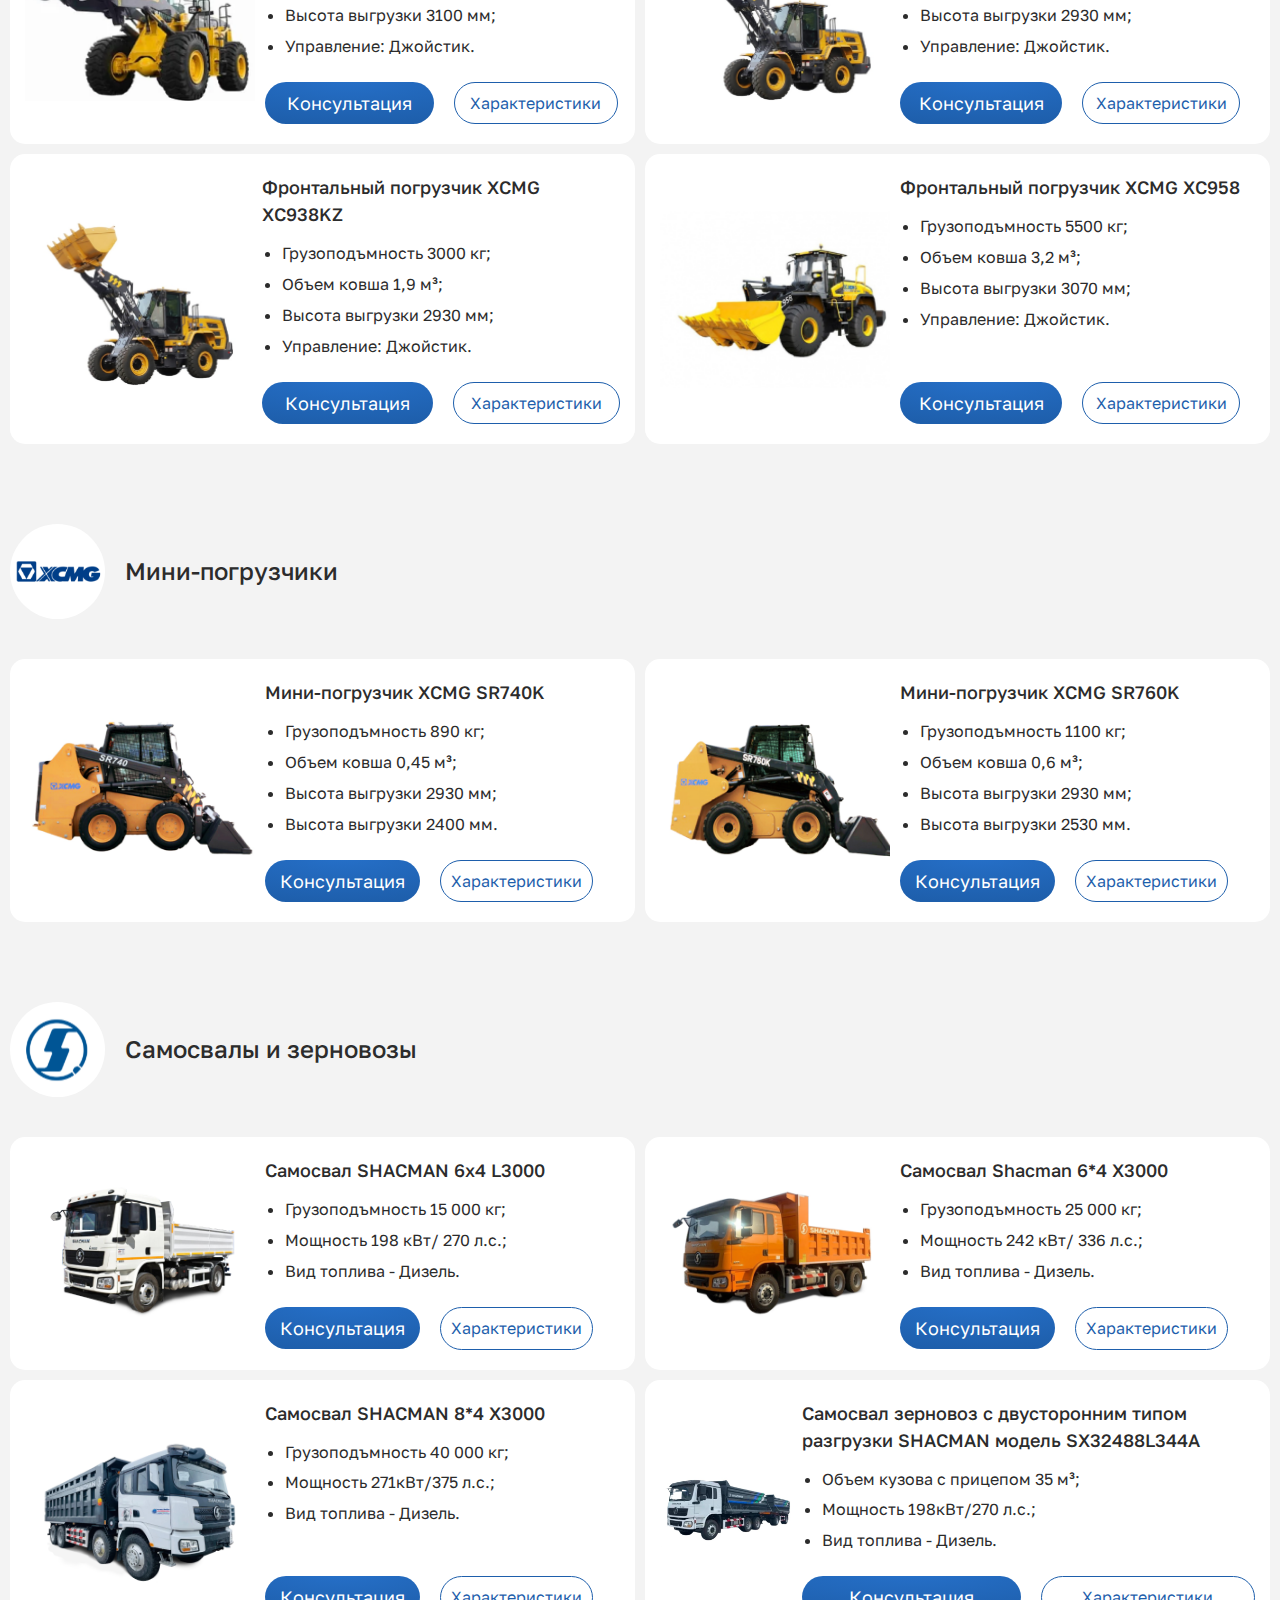
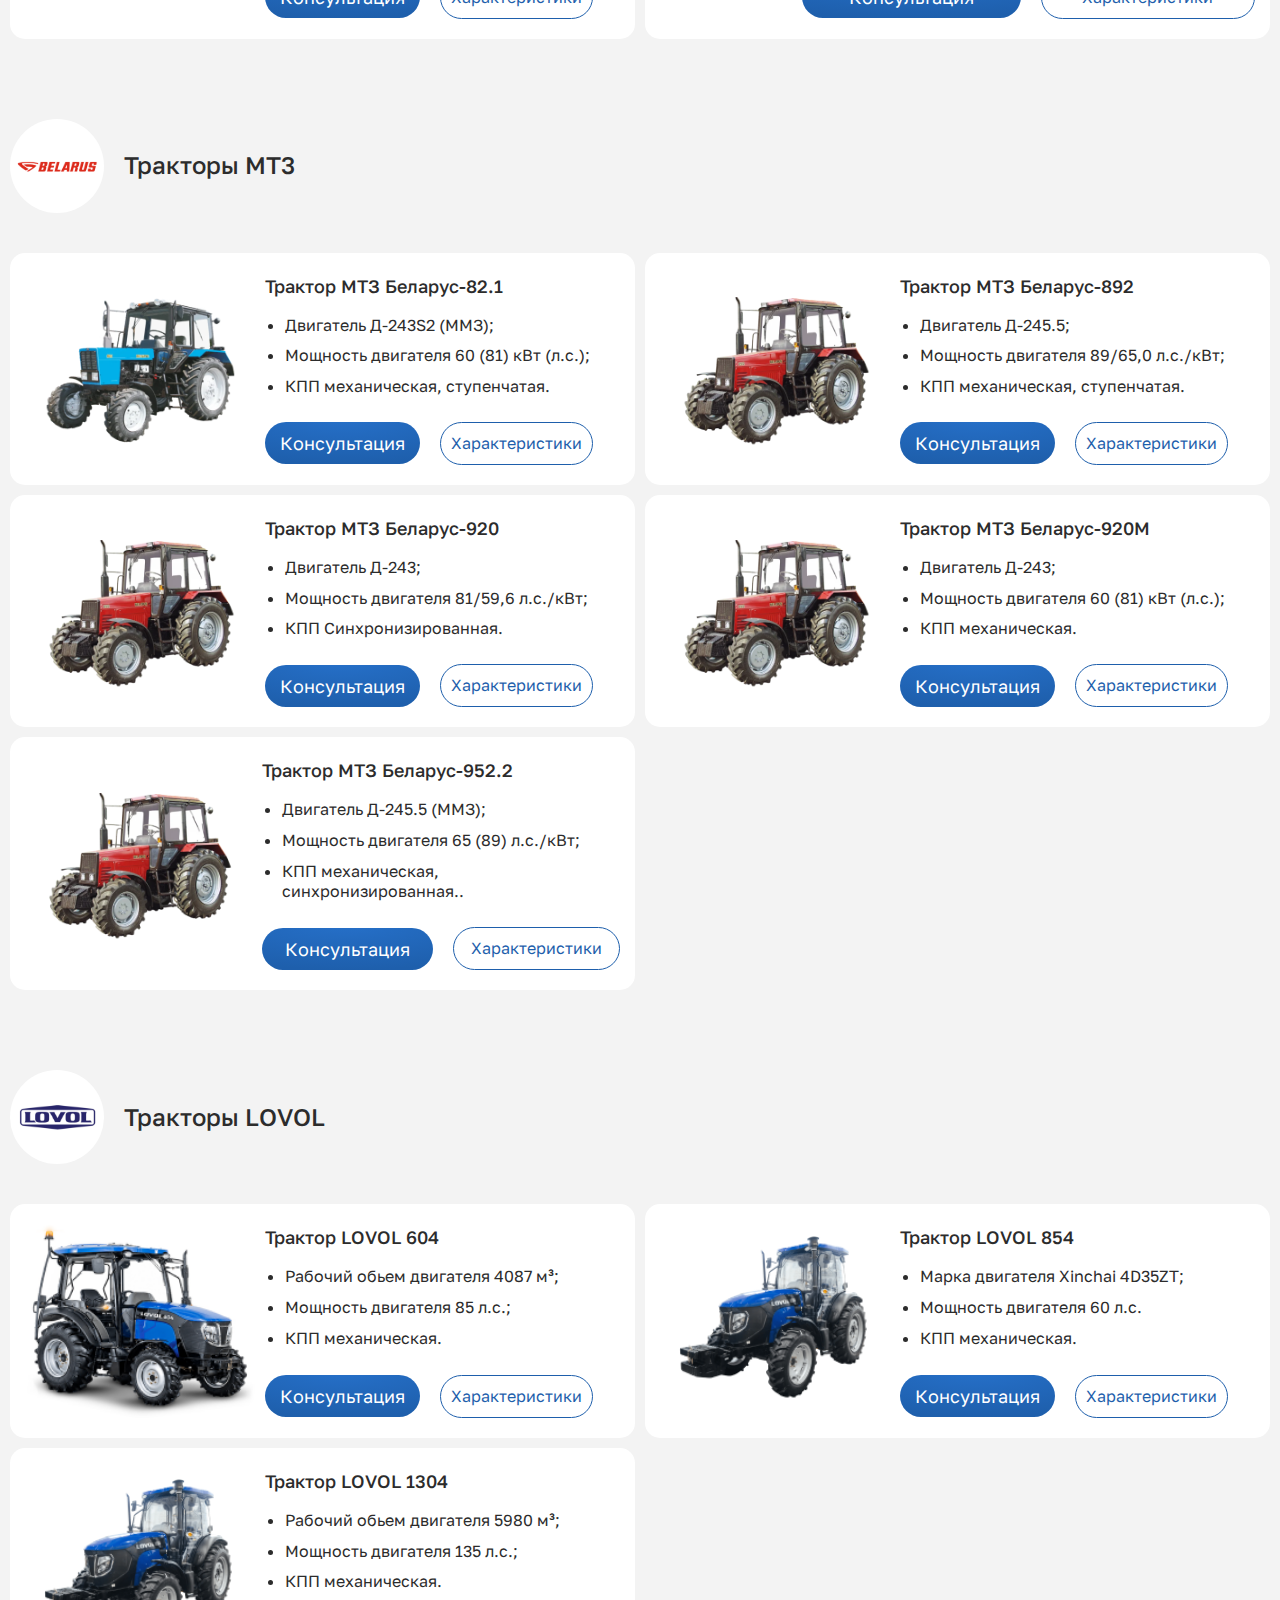
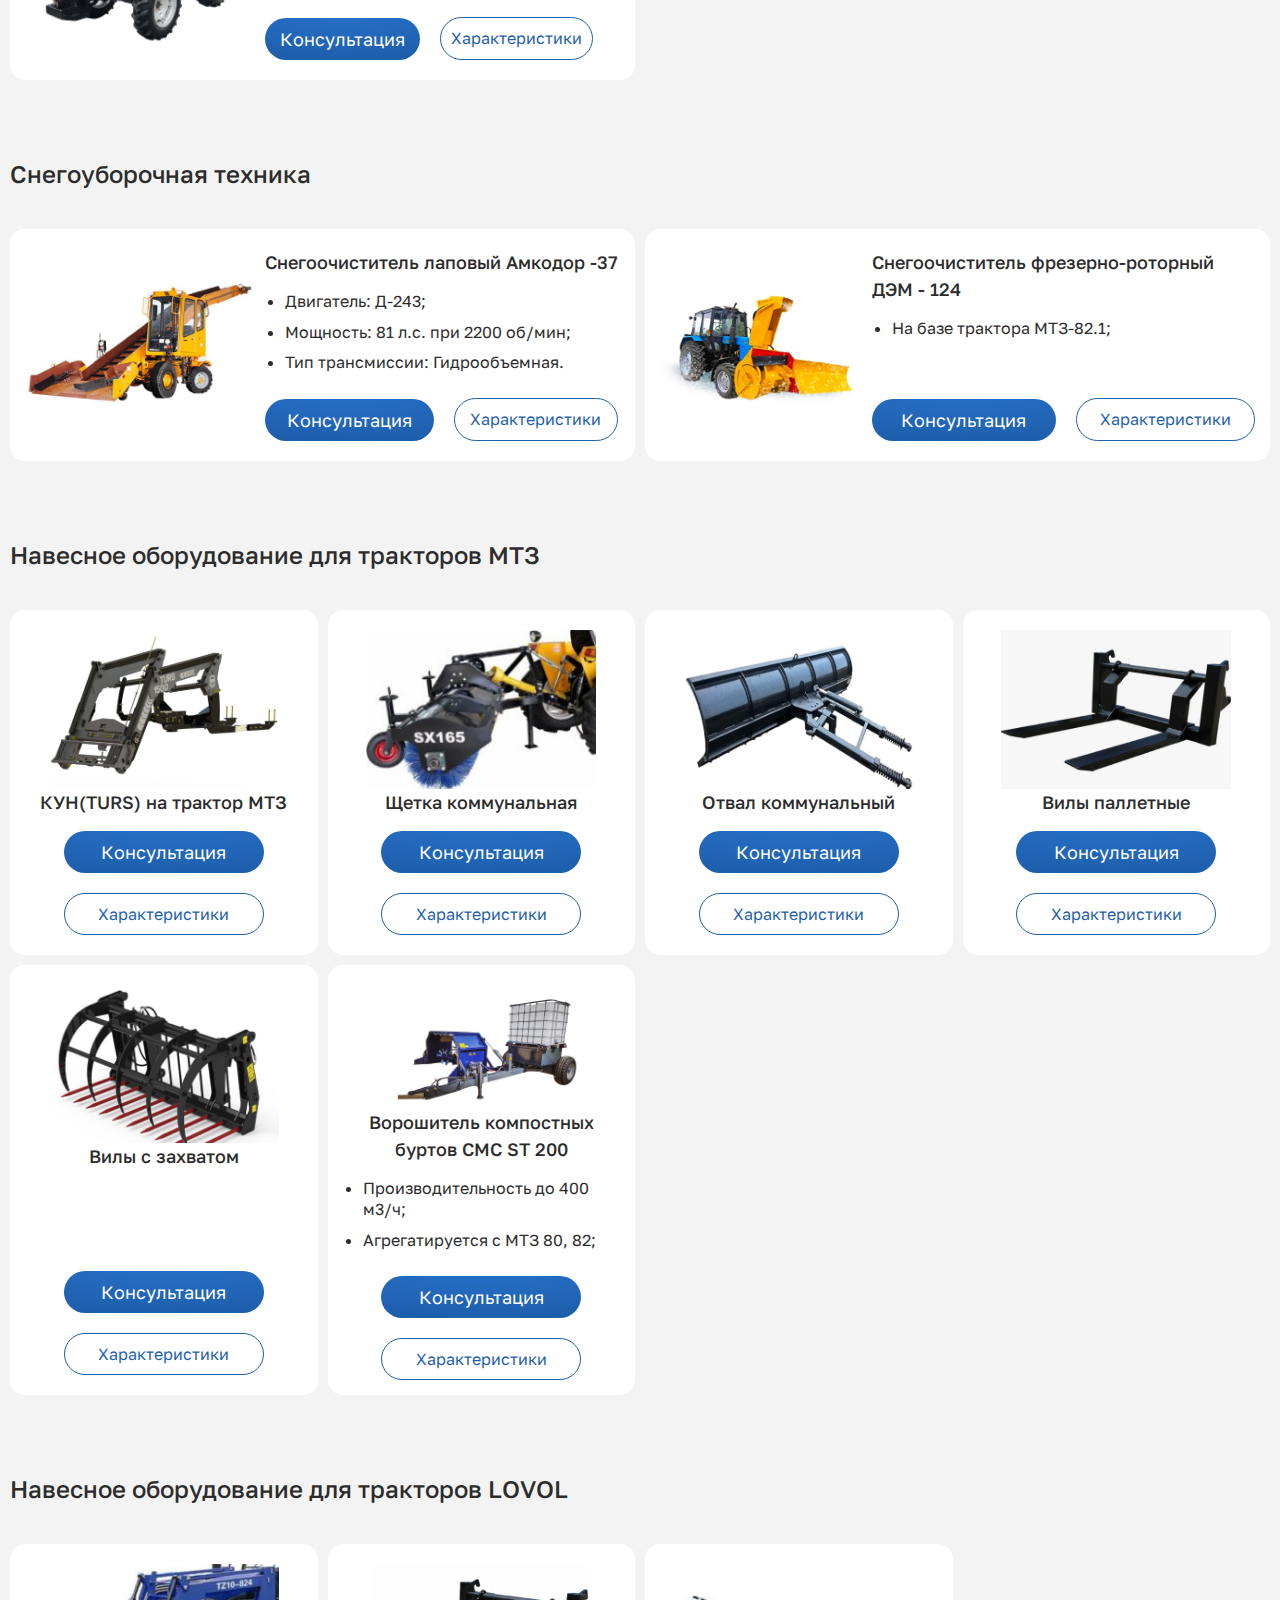
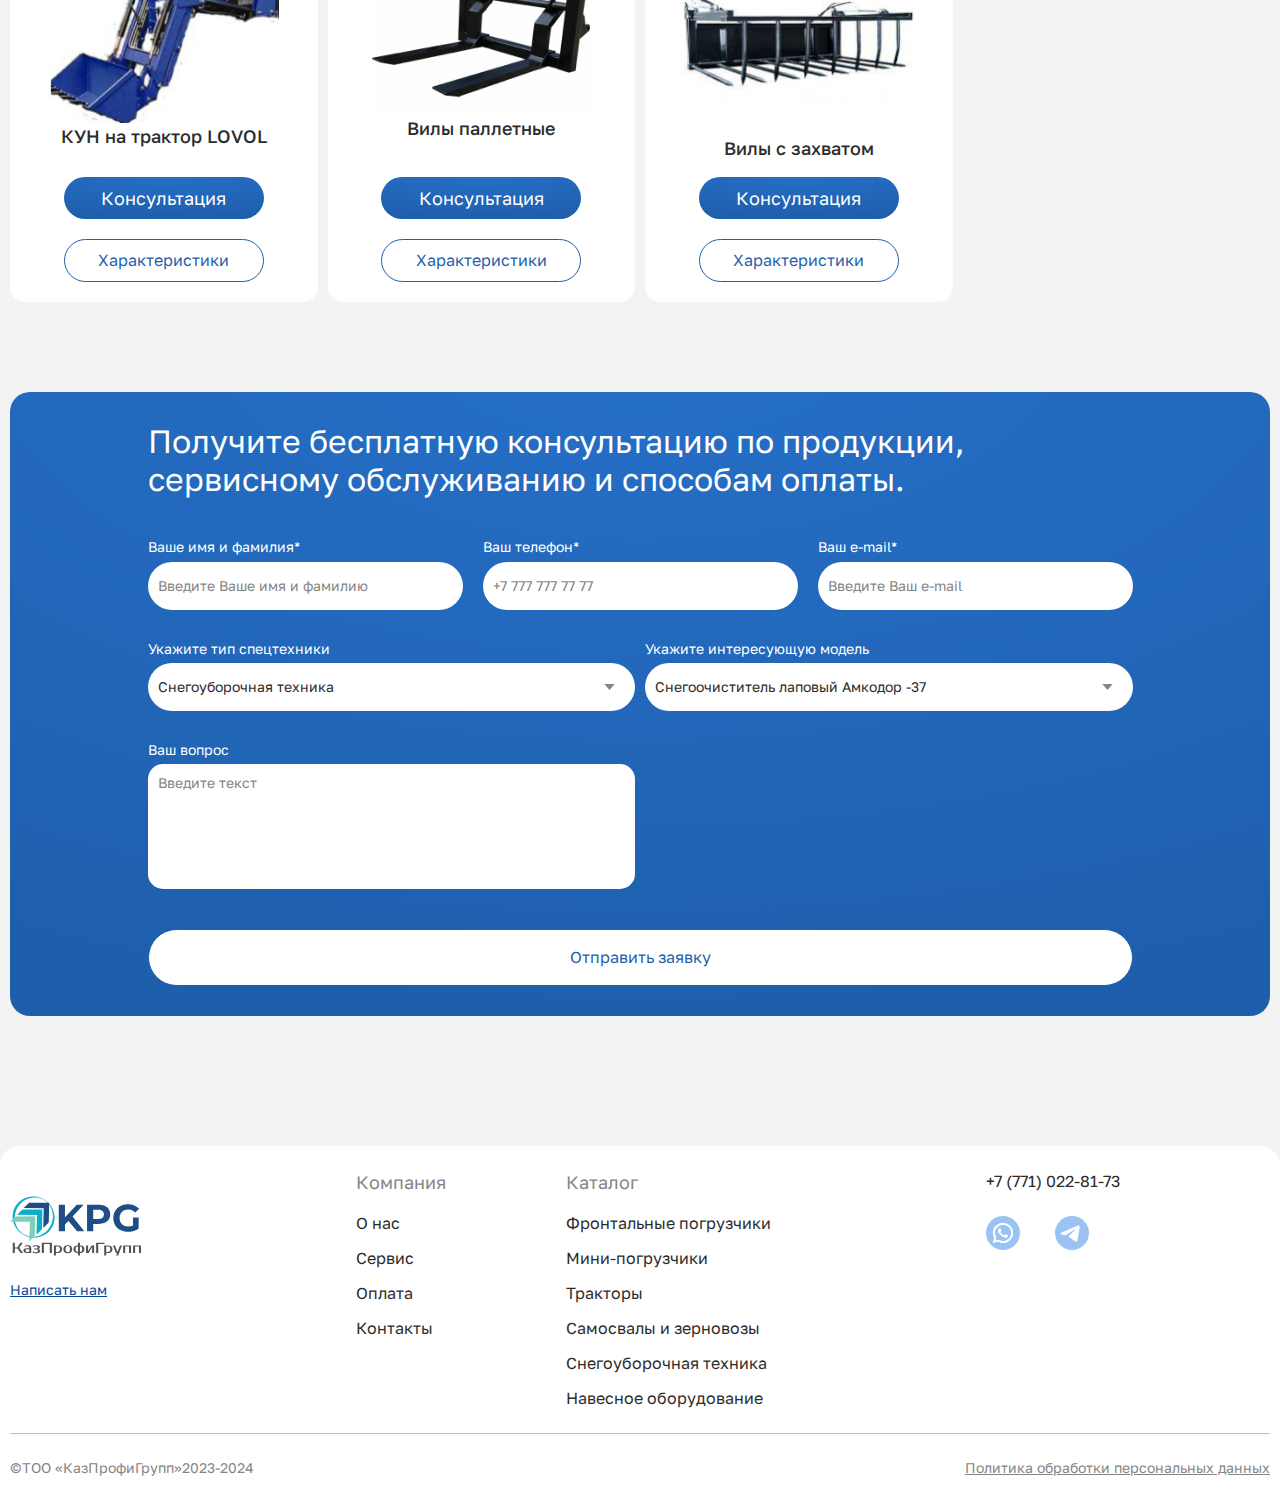
<file: catalog.html>
<!DOCTYPE html>
<html lang="en">

<head>
    <meta charset="UTF-8">
    <meta name="viewport" content="width=device-width, initial-scale=1.0">
    <title></title>
    <link rel="stylesheet" href="https://cdn.jsdelivr.net/npm/swiper@11/swiper-bundle.min.css" />
    <link rel="stylesheet" href="style.css">
</head>

<body>
    <header class="header" id="header">
        <div class="container">
            <div class="header__wrapper">
                <a href="index.html" class="header__logo">
                    <img src="assets/svg/logo.svg" alt="">
                </a>
                <div class="header__inner">
                    <nav class="header__nav">
                        <a href="index.html#about" class="header__link">О нас</a>
                        <div class="header__link-wrapper">
                            <div class="header__link header__catalog" onclick="toggleCatalog()">
                                <svg width="16" height="14" viewBox="0 0 16 14" fill="none"
                                    xmlns="http://www.w3.org/2000/svg">
                                    <path d="M1 1H15" stroke="#1E5FAC" stroke-linecap="round" />
                                    <path d="M1 5H15" stroke="#1E5FAC" stroke-linecap="round" />
                                    <path d="M1 9H15" stroke="#1E5FAC" stroke-linecap="round" />
                                    <path d="M1 13H9" stroke="#1E5FAC" stroke-linecap="round" />
                                </svg>
                                Каталог
                            </div>
                            <div class="header__list">
                                <div class="header__list-inner">
                                    <a href="#frontLoader">Фронтальные погрузчики</a>
                                    <a href="#miniLoader">Мини-погрузчики</a>
                                    <a href="#tractorLovol">Тракторы</a>
                                    <a href="#dumpTrucks">Самосвалы и зерновозы</a>
                                    <a href="#snowBlower">Снегоуборочная техника</a>
                                    <a href="#lovolAttach">Навесное оборудование</a>
                                </div>
                            </div>
                        </div>
                        <a href="index.html#service" class="header__link">Сервис</a>
                        <a href="index.html#pay" class="header__link">Оплата</a>
                        <!-- <a href="index.html#review" class="header__link">Отзывы</a> -->
                        <a href="index.html#contact" class="header__link">Контакты</a>
                    </nav>
                    <div class="header__media">
                        <a href="https://wa.me/77710228173">
                            <img src="assets/svg/whatsapp.svg" alt="">
                        </a>
                        <a href="https://t.me/+77710228173">
                            <img src="assets/svg/telegram.svg" alt="">
                        </a>
                    </div>

                    <div class="header__switch">
                        <a href="" class="header__link active">RU</a>
                        <a href="" class="header__link">KZ</a>
                    </div>
                    <div class="header__burger" id="burger" onclick="toggleMenu()">
                        <img src="assets/svg/burger.svg" alt="">
                    </div>
                    <div class="header__bg header__mobile" id="mobile">
                        <div class="header__close" id="close" onclick="toggleMenu()">
                            <img src="assets/svg/close.svg" alt="">
                        </div>
                        <div class="header__nav">
                            <a href="index.html#about">О нас</a>
                            <a href="index.html#service">Сервис</a>
                            <a href="index.html#pay">Оплата</a>
                            <!-- <a href="index.html#review">Отзывы</a> -->
                            <a href="index.html#contact">Контакты</a>
                        </div>
                        <div class="header__media">
                            <a href="https://wa.me/77710228173">
                                <img src="assets/svg/whatsapp.svg" alt="">
                            </a>
                            <a href="https://wa.me/77710228173">
                                <img src="assets/svg/telegram.svg" alt="">
                            </a>
                        </div>
                        <div class="header__switch">
                            <a href="" class="header__link active">RU</a>
                            <a href="" class="header__link">KZ</a>
                        </div>
                    </div>
                    <div class="header__bg header__catalog-mobile" id="catalogMobile">
                        <div class="header__close" id="close" onclick="toggleCatalog()">
                            <img src="assets/svg/close.svg" alt="">
                        </div>
                        <div class="header__nav">
                            <a href="#frontLoader">Фронтальные погрузчики</a>
                            <a href="#miniLoader">Мини-погрузчики</a>
                            <a href="#tractorLovol">Тракторы</a>
                            <a href="#dumpTrucks">Самосвалы и зерновозы</a>
                            <a href="#snowBlower">Снегоуборочная техника</a>
                            <a href="#lovolAttach">Навесное оборудование</a>
                        </div>
                    </div>
                </div>

            </div>
        </div>
    </header>
    <main class="main">
        <section class="catalog__block">
            <div class="container">
                <div class="catalog__block-top">
                    <h1 class="catalog__block-title">Каталог спецтехники</h1>
                    <div class="catalog__block-nav">
                        <a href="#frontLoader">Фронтальные погрузчики</a>
                        <a href="#miniLoader">Мини-погрузчики</a>
                        <a href="#dumpTrucks">Самосвалы и зерновозы</a>
                        <a href="#tractorLovol">Тракторы LOVOL</a>
                        <a href="#snowBlower">Снегоуброчная техника</a>
                        <a href="#mt3">Навесное оборудование для тракторов МТЗ</a>
                        <a href="#lovolAttach">Навесное оборудование для тракторов LOVOL</a>
                    </div>
                </div>
                <div class="catalog__block-content" id="frontLoader">
                    <div class="catalog__block-heading">
                        <img src="assets/svg/logo1.svg" alt="">
                        <p class="catalog__block-heading">Фронтальные погрузчики</p>
                    </div>
                    <div class="catalog__block-grid">
                        <div class="catalog__block-item">
                            <div class="catalog__block-image">
                                <img src="assets/img/ct1.png" alt="">
                            </div>
                            <div class="catalog__block-info">
                                <div>
                                    <h2>Фронтальный погрузчик XCMG LW300FN</h2>
                                    <ul>
                                        <li>
                                            <h3>Грузоподъмность 3000 кг;</h3>
                                        </li>
                                        <li>
                                            <h3>Объем ковша 1,8 м³;</h3>
                                        </li>
                                        <li>
                                            <h3>Высота выгрузки 2930 мм; </h3>
                                        </li>
                                        <li>
                                            <h3>Управление: Рычаг.</h3>
                                        </li>
                                    </ul>
                                </div>
                                <div class="catalog-block__btns">
                                    <button class="btn-b" onclick="openModalWithData(event)">Консультация</button>
                                    <button class="btn-w" onclick="openModalWithData2(event)">Характеристики</button>
                                </div>
                            </div>
                        </div>
                        <div class="catalog__block-item">
                            <div class="catalog__block-image">
                                <img src="assets/img/ct1.png" alt="">
                            </div>
                            <div class="catalog__block-info">
                                <div>
                                    <h2>Фронтальный погрузчик XCMG LW330FN</h2>
                                    <ul>
                                        <li>
                                            <h3>Грузоподъмность 3300 кг;</h3>
                                        </li>
                                        <li>
                                            <h3>Объем ковша 2,1 м³;</h3>
                                        </li>
                                        <li>
                                            <h3>Высота выгрузки 2930 мм; </h3>
                                        </li>
                                        <li>
                                            <h3>Управление: Рычаг.</h3>
                                        </li>
                                    </ul>
                                </div>
                                <div class="catalog-block__btns">
                                    <button class="btn-b" onclick="openModalWithData(event)">Консультация</button>
                                    <button class="btn-w" onclick="openModalWithData2(event)">Характеристики</button>
                                </div>
                            </div>
                        </div>
                        <div class="catalog__block-item">
                            <div class="catalog__block-image">
                                <img src="assets/img/ct2.png" alt="">
                            </div>
                            <div class="catalog__block-info">
                                <div>
                                    <h2>Фронтальный погрузчик XCMG LW300KN</h2>
                                    <ul>
                                        <li>
                                            <h3>Грузоподъмность 3000 кг;</h3>
                                        </li>
                                        <li>
                                            <h3>Объем ковша 1,8 м³;</h3>
                                        </li>
                                        <li>
                                            <h3>Высота выгрузки 2930 мм; </h3>
                                        </li>
                                        <li>
                                            <h3>Управление: Джойстик.</h3>
                                        </li>
                                    </ul>
                                </div>
                                <div class="catalog-block__btns">
                                    <button class="btn-b" onclick="openModalWithData(event)">Консультация</button>
                                    <button class="btn-w" onclick="openModalWithData2(event)">Характеристики</button>
                                </div>
                            </div>
                        </div>
                        <div class="catalog__block-item">
                            <div class="catalog__block-image">
                                <img src="assets/img/ct2.png" alt="">
                            </div>
                            <div class="catalog__block-info">
                                <div>
                                    <h2>Фронтальный погрузчик XCMG LW330KZ</h2>
                                    <ul>
                                        <li>
                                            <h3>Грузоподъмность 3300 кг;</h3>
                                        </li>
                                        <li>
                                            <h3>Объем ковша 2,1 м³;</h3>
                                        </li>
                                        <li>
                                            <h3>Высота выгрузки 2930 мм; </h3>
                                        </li>
                                        <li>
                                            <h3>Управление: Джойстик.h3>
                                        </li>
                                    </ul>
                                </div>
                                <div class="catalog-block__btns">
                                    <button class="btn-b" onclick="openModalWithData(event)">Консультация</button>
                                    <button class="btn-w" onclick="openModalWithData2(event)">Характеристики</button>
                                </div>
                            </div>
                        </div>
                        <div class="catalog__block-item">
                            <div class="catalog__block-image">
                                <img src="assets/img/c3ct3.png" alt="">
                            </div>
                            <div class="catalog__block-info">
                                <div>
                                    <h2>Фронтальный погрузчик XCMG LW500FN</h2>
                                    <ul>
                                        <li>
                                            <h3>Грузоподъмность 5000 кг;</h3>
                                        </li>
                                        <li>
                                            <h3>Объем ковша 3 м³;</h3>
                                        </li>
                                        <li>
                                            <h3>Высота выгрузки 3100 мм; </h3>
                                        </li>
                                        <li>
                                            <h3>Управление: Рычаг.</h3>
                                        </li>
                                    </ul>
                                </div>
                                <div class="catalog-block__btns">
                                    <button class="btn-b" onclick="openModalWithData(event)">Консультация</button>
                                    <button class="btn-w" onclick="openModalWithData2(event)">Характеристики</button>
                                </div>
                            </div>
                        </div>
                        <div class="catalog__block-item">
                            <div class="catalog__block-image">
                                <img src="assets/img/c3ct3.png" alt="">
                            </div>
                            <div class="catalog__block-info">
                                <div>
                                    <h2>Фронтальный погрузчик XCMG LW550KZ</h2>
                                    <ul>
                                        <li>
                                            <h3>Грузоподъмность 5500 кг;</h3>
                                        </li>
                                        <li>
                                            <h3>Объем ковша 3 м³;</h3>
                                        </li>
                                        <li>
                                            <h3>Высота выгрузки 3100 мм; </h3>
                                        </li>
                                        <li>
                                            <h3>Управление: Джойстик.</h3>
                                        </li>
                                    </ul>
                                </div>
                                <div class="catalog-block__btns">
                                    <button class="btn-b" onclick="openModalWithData(event)">Консультация</button>
                                    <button class="btn-w" onclick="openModalWithData2(event)">Характеристики</button>
                                </div>
                            </div>
                        </div>
                        <div class="catalog__block-item">
                            <div class="catalog__block-image">
                                <img src="assets/img/ct4.png" alt="">
                            </div>
                            <div class="catalog__block-info">
                                <div>
                                    <h2>Фронтальный погрузчик XCMG ZL50GN</h2>
                                    <ul>
                                        <li>
                                            <h3>Грузоподъмность 5500 кг;</h3>
                                        </li>
                                        <li>
                                            <h3>Объем ковша 3,2 м³;</h3>
                                        </li>
                                        <li>
                                            <h3>Высота выгрузки 3100 мм; </h3>
                                        </li>
                                        <li>
                                            <h3>Управление: Джойстик.</h3>
                                        </li>
                                    </ul>
                                </div>
                                <div class="catalog-block__btns">
                                    <button class="btn-b" onclick="openModalWithData(event)">Консультация</button>
                                    <button class="btn-w" onclick="openModalWithData2(event)">Характеристики</button>
                                </div>
                            </div>
                        </div>
                        <div class="catalog__block-item">
                            <div class="catalog__block-image">
                                <img src="assets/img/се5.png" alt="">
                            </div>
                            <div class="catalog__block-info">
                                <div>
                                    <h2>Фронтальный погрузчик XCMG XC938</h2>
                                    <ul>
                                        <li>
                                            <h3>Грузоподъмность 3000 кг;</h3>
                                        </li>
                                        <li>
                                            <h3>Объем ковша 1,9 м³;</h3>
                                        </li>
                                        <li>
                                            <h3>Высота выгрузки 2930 мм; </h3>
                                        </li>
                                        <li>
                                            <h3>Управление: Джойстик.</h3>
                                        </li>
                                    </ul>
                                </div>
                                <div class="catalog-block__btns">
                                    <button class="btn-b" onclick="openModalWithData(event)">Консультация</button>
                                    <button class="btn-w" onclick="openModalWithData2(event)">Характеристики</button>
                                </div>
                            </div>
                        </div>
                        <div class="catalog__block-item">
                            <div class="catalog__block-image">
                                <img src="assets/img/се5.png" alt="">
                            </div>
                            <div class="catalog__block-info">
                                <div>
                                    <h2>Фронтальный погрузчик XCMG XC938KZ</h2>
                                    <ul>
                                        <li>
                                            <h3>Грузоподъмность 3000 кг;</h3>
                                        </li>
                                        <li>
                                            <h3>Объем ковша 1,9 м³;</h3>
                                        </li>
                                        <li>
                                            <h3>Высота выгрузки 2930 мм; </h3>
                                        </li>
                                        <li>
                                            <h3>Управление: Джойстик.</h3>
                                        </li>
                                    </ul>
                                </div>
                                <div class="catalog-block__btns">
                                    <button class="btn-b" onclick="openModalWithData(event)">Консультация</button>
                                    <button class="btn-w" onclick="openModalWithData2(event)">Характеристики</button>
                                </div>
                            </div>
                        </div>
                        <div class="catalog__block-item">
                            <div class="catalog__block-image">
                                <img src="assets/img/ct6.png" alt="">
                            </div>
                            <div class="catalog__block-info">
                                <div>
                                    <h2>Фронтальный погрузчик XCMG XC958</h2>
                                    <ul>
                                        <li>
                                            <h3>Грузоподъмность 5500 кг;</h3>
                                        </li>
                                        <li>
                                            <h3>Объем ковша 3,2 м³;</h3>
                                        </li>
                                        <li>
                                            <h3>Высота выгрузки 3070 мм; </h3>
                                        </li>
                                        <li>
                                            <h3>Управление: Джойстик.</h3>
                                        </li>
                                    </ul>
                                </div>
                                <div class="catalog-block__btns">
                                    <button class="btn-b" onclick="openModalWithData(event)">Консультация</button>
                                    <button class="btn-w" onclick="openModalWithData2(event)">Характеристики</button>
                                </div>
                            </div>
                        </div>
                    </div>
                </div>
                <div class="catalog__block-content" id="miniLoader">
                    <div class="catalog__block-heading">
                        <img src="assets/svg/logo1.svg" alt="">
                        <p>Мини-погрузчики</p>
                    </div>
                    <div class="catalog__block-grid">
                        <div class="catalog__block-item">
                            <div class="catalog__block-image">
                                <img src="assets/img/m1.png" alt="">
                            </div>
                            <div class="catalog__block-info">
                                <div>
                                    <h2>Мини-погрузчик XCMG SR740K</h2>
                                    <ul>
                                        <li>
                                            <h3>Грузоподъмность 890 кг;</h3>
                                        </li>
                                        <li>
                                            <h3>Объем ковша 0,45 м³;</h3>
                                        </li>
                                        <li>
                                            <h3>Высота выгрузки 2930 мм; </h3>
                                        </li>
                                        <li>
                                            <h3>Высота выгрузки 2400 мм.</h3>
                                        </li>
                                    </ul>
                                </div>
                                <div class="catalog-block__btns">
                                    <button class="btn-b" onclick="openModalWithData(event)">Консультация</button>
                                    <button class="btn-w" onclick="openModalWithData2(event)">Характеристики</button>
                                </div>
                            </div>
                        </div>
                        <div class="catalog__block-item">
                            <div class="catalog__block-image">
                                <img src="assets/img/m2.png" alt="">
                            </div>
                            <div class="catalog__block-info">
                                <div>
                                    <h2>Мини-погрузчик XCMG SR760K</h2>
                                    <ul>
                                        <li>
                                            <h3>Грузоподъмность 1100 кг;</h3>
                                        </li>
                                        <li>
                                            <h3>Объем ковша 0,6 м³;</h3>
                                        </li>
                                        <li>
                                            <h3>Высота выгрузки 2930 мм; </h3>
                                        </li>
                                        <li>
                                            <h3>Высота выгрузки 2530 мм. </h3>
                                        </li>
                                    </ul>
                                </div>
                                <div class="catalog-block__btns">
                                    <button class="btn-b" onclick="openModalWithData(event)">Консультация</button>
                                    <button class="btn-w" onclick="openModalWithData2(event)">Характеристики</button>
                                </div>
                            </div>
                        </div>
                    </div>
                </div>
                <div class="catalog__block-content" id="dumpTrucks">
                    <div class="catalog__block-heading">
                        <img src="assets/svg/logo2.svg" alt="">
                        <p>Самосвалы и зерновозы</p>
                    </div>
                    <div class="catalog__block-grid">
                        <div class="catalog__block-item">
                            <div class="catalog__block-image">
                                <img src="assets/img/d1.png" alt="">
                            </div>
                            <div class="catalog__block-info">
                                <div>
                                    <h2>Самосвал SHACMAN 6x4 L3000</h2>
                                    <ul>
                                        <li>
                                            <h3>Грузоподъмность 15 000 кг;</h3>
                                        </li>
                                        <li>
                                            <h3>Мощность 198 кВт/ 270 л.с.;</h3>
                                        </li>
                                        <li>
                                            <h3>Вид топлива - Дизель. </h3>
                                        </li>
                                    </ul>
                                </div>
                                <div class="catalog-block__btns">
                                    <button class="btn-b" onclick="openModalWithData(event)">Консультация</button>
                                    <button class="btn-w" onclick="openModalWithData2(event)">Характеристики</button>
                                </div>
                            </div>
                        </div>
                        <div class="catalog__block-item">
                            <div class="catalog__block-image">
                                <img src="assets/img/d2.png" alt="">
                            </div>
                            <div class="catalog__block-info">
                                <div>
                                    <h2>Самосвал Shacman 6*4 X3000</h2>
                                    <ul>
                                        <li>
                                            <h3>Грузоподъмность 25 000 кг;</h3>
                                        </li>
                                        <li>
                                            <h3>Мощность 242 кВт/ 336 л.с.;</h3>
                                        </li>
                                        <li>
                                            <h3>Вид топлива - Дизель. </h3>
                                        </li>
                                    </ul>
                                </div>
                                <div class="catalog-block__btns">
                                    <button class="btn-b" onclick="openModalWithData(event)">Консультация</button>
                                    <button class="btn-w" onclick="openModalWithData2(event)">Характеристики</button>
                                </div>
                            </div>
                        </div>
                        <div class="catalog__block-item">
                            <div class="catalog__block-image">
                                <img src="assets/img/d3.png" alt="">
                            </div>
                            <div class="catalog__block-info">
                                <div>
                                    <h2>Самосвал SHACMAN 8*4 X3000</h2>
                                    <ul>
                                        <li>
                                            <h3>Грузоподъмность 40 000 кг;</h3>
                                        </li>
                                        <li>
                                            <h3>Мощность 271кВт/375 л.с.;</h3>
                                        </li>
                                        <li>
                                            <h3>Вид топлива - Дизель. </h3>
                                        </li>
                                    </ul>
                                </div>
                                <div class="catalog-block__btns">
                                    <button class="btn-b" onclick="openModalWithData(event)">Консультация</button>
                                    <button class="btn-w" onclick="openModalWithData2(event)">Характеристики</button>
                                </div>
                            </div>
                        </div>
                        <div class="catalog__block-item">
                            <div class="catalog__block-image">
                                <img src="assets/img/d4.png" alt="">
                            </div>
                            <div class="catalog__block-info">
                                <div>
                                    <h2>Самосвал зерновоз с двусторонним типом разгрузки SHACMAN модель SX32488L344А
                                    </h2>
                                    <ul>
                                        <li>
                                            <h3>Объем кузова с прицепом 35 м³;</h3>
                                        </li>
                                        <li>
                                            <h3>Мощность 198кВт/270 л.с.;</h3>
                                        </li>
                                        <li>
                                            <h3>Вид топлива - Дизель. </h3>
                                        </li>
                                    </ul>
                                </div>
                                <div class="catalog-block__btns">
                                    <button class="btn-b" onclick="openModalWithData(event)">Консультация</button>
                                    <button class="btn-w" onclick="openModalWithData2(event)">Характеристики</button>
                                </div>
                            </div>
                        </div>
                    </div>
                </div>
                <div class="catalog__block-content" id="tractorMt3">
                    <div class="catalog__block-heading">
                        <img src="assets/svg/belarus.svg" alt="">
                        <p>Тракторы MT3</p>
                    </div>
                    <div class="catalog__block-grid">
                        <div class="catalog__block-item">
                            <div class="catalog__block-image">
                                <img src="assets/svg/tm1.png" alt="">
                            </div>
                            <div class="catalog__block-info">
                                <div>
                                    <h2>Трактор МТЗ Беларус-82.1</h2>
                                    <ul>
                                        <li>
                                            <h3>Двигатель Д-243S2 (ММЗ);</h3>
                                        </li>
                                        <li>
                                            <h3>Мощность двигателя  60 (81) кВт (л.с.);</h3>
                                        </li>
                                        <li>
                                            <h3>КПП механическая, ступенчатая.</h3>
                                        </li>
                                    </ul>
                                </div>

                                <div class="catalog-block__btns">
                                    <button class="btn-b" onclick="openModalWithData(event)">Консультация</button>
                                    <button class="btn-w" onclick="openModalWithData2(event)">Характеристики</button>
                                </div>
                            </div>
                        </div>
                        <div class="catalog__block-item">
                            <div class="catalog__block-image">
                                <img src="assets/svg/tm2.png" alt="">
                            </div>
                            <div class="catalog__block-info">
                                <div>
                                    <h2>Трактор МТЗ Беларус-892</h2>
                                    <ul>
                                        <li>
                                            <h3>Двигатель Д-245.5;</h3>
                                        </li>
                                        <li>
                                            <h3>Мощность двигателя  89/65,0  л.с./кВт;</h3>
                                        </li>
                                        <li>
                                            <h3>КПП механическая, ступенчатая.</h3>
                                        </li>
                                    </ul>
                                </div>
                                <div class="catalog-block__btns">
                                    <button class="btn-b" onclick="openModalWithData(event)">Консультация</button>
                                    <button class="btn-w" onclick="openModalWithData2(event)">Характеристики</button>
                                </div>
                            </div>
                        </div>
                        <div class="catalog__block-item">
                            <div class="catalog__block-image">
                                <img src="assets/svg/tm2.png" alt="">
                            </div>
                            <div class="catalog__block-info">
                                <div>
                                    <h2>Трактор МТЗ Беларус-920</h2>
                                    <ul>
                                        <li>
                                            <h3>Двигатель Д-243;</h3>
                                        </li>
                                        <li>
                                            <h3>Мощность двигателя  81/59,6 л.с./кВт;</h3>
                                        </li>
                                        <li>
                                            <h3>КПП Синхронизированная.</h3>
                                        </li>
                                    </ul>
                                </div>
                                <div class="catalog-block__btns">
                                    <button class="btn-b" onclick="openModalWithData(event)">Консультация</button>
                                    <button class="btn-w" onclick="openModalWithData2(event)">Характеристики</button>
                                </div>
                            </div>
                        </div>
                        <div class="catalog__block-item">
                            <div class="catalog__block-image">
                                <img src="assets/svg/tm2.png" alt="">
                            </div>
                            <div class="catalog__block-info">
                                <div>
                                    <h2>Трактор МТЗ Беларус-920М</h2>
                                    <ul>
                                        <li>
                                            <h3>Двигатель Д-243;</h3>
                                        </li>
                                        <li>
                                            <h3>Мощность двигателя  60 (81) кВт (л.с.);</h3>
                                        </li>
                                        <li>
                                            <h3>КПП механическая.</h3>
                                        </li>
                                    </ul>
                                </div>
                                <div class="catalog-block__btns">
                                    <button class="btn-b" onclick="openModalWithData(event)">Консультация</button>
                                    <button class="btn-w" onclick="openModalWithData2(event)">Характеристики</button>
                                </div>
                            </div>
                        </div>
                        <div class="catalog__block-item">
                            <div class="catalog__block-image">
                                <img src="assets/svg/tm2.png" alt="">
                            </div>
                            <div class="catalog__block-info">
                                <div>
                                    <h2>Трактор МТЗ Беларус-952.2</h2>
                                    <ul>
                                        <li>
                                            <h3>Двигатель Д-245.5 (ММЗ);</h3>
                                        </li>
                                        <li>
                                            <h3>Мощность двигателя  65 (89)  л.с./кВт;</h3>
                                        </li>
                                        <li>
                                            <h3>КПП механическая, синхронизированная..</h3>
                                        </li>
                                    </ul>
                                </div>
                                <div class="catalog-block__btns">
                                    <button class="btn-b" onclick="openModalWithData(event)">Консультация</button>
                                    <button class="btn-w" onclick="openModalWithData2(event)">Характеристики</button>
                                </div>
                            </div>
                        </div>
                    </div>
                </div>
                <div class="catalog__block-content" id="tractorLovol">
                    <div class="catalog__block-heading">
                        <img src="assets/svg/logo3.svg" alt="">
                        <p>Тракторы LOVOL</p>
                    </div>
                    <div class="catalog__block-grid">
                        <div class="catalog__block-item">
                            <div class="catalog__block-image">
                                <img src="assets/img/t1.png" alt="">
                            </div>
                            <div class="catalog__block-info">
                                <div>
                                    <h2>Трактор LOVOL 604</h2>
                                    <ul>
                                        <li>
                                            <h3>Рабочий обьем двигателя 4087 м³;</h3>
                                        </li>
                                        <li>
                                            <h3>Мощность двигателя 85 л.с.;</h3>
                                        </li>
                                        <li>
                                            <h3>КПП механическая.</h3>
                                        </li>
                                    </ul>
                                </div>

                                <div class="catalog-block__btns">
                                    <button class="btn-b" onclick="openModalWithData(event)">Консультация</button>
                                    <button class="btn-w" onclick="openModalWithData2(event)">Характеристики</button>
                                </div>
                            </div>
                        </div>
                        <div class="catalog__block-item">
                            <div class="catalog__block-image">
                                <img src="assets/img/t2.png" alt="">
                            </div>
                            <div class="catalog__block-info">
                                <div>
                                    <h2>Трактор LOVOL 854</h2>
                                    <ul>
                                        <li>
                                            <h3>Марка двигателя Xinchai 4D35ZT;</h3>
                                        </li>
                                        <li>
                                            <h3>Мощность двигателя 60 л.с. </h3>
                                        </li>
                                        <li>
                                            <h3>КПП механическая.</h3>
                                        </li>
                                    </ul>
                                </div>
                                <div class="catalog-block__btns">
                                    <button class="btn-b" onclick="openModalWithData(event)">Консультация</button>
                                    <button class="btn-w" onclick="openModalWithData2(event)">Характеристики</button>
                                </div>
                            </div>
                        </div>
                        <div class="catalog__block-item">
                            <div class="catalog__block-image">
                                <img src="assets/img/t2.png" alt="">
                            </div>
                            <div class="catalog__block-info">
                                <div>
                                    <h2>Трактор LOVOL 1304</h2>
                                    <ul>
                                        <li>
                                            <h3>Рабочий обьем двигателя 5980 м³;</h3>
                                        </li>
                                        <li>
                                            <h3>Мощность двигателя 135 л.с.;</h3>
                                        </li>
                                        <li>
                                            <h3>КПП механическая.</h3>
                                        </li>
                                    </ul>
                                </div>
                                <div class="catalog-block__btns">
                                    <button class="btn-b" onclick="openModalWithData(event)">Консультация</button>
                                    <button class="btn-w" onclick="openModalWithData2(event)">Характеристики</button>
                                </div>
                            </div>
                        </div>
                    </div>
                </div>
                <div class="catalog__block-content" id="snowBlower">
                    <div class="catalog__block-heading">
                        <p>Снегоуборочная техника</p>
                    </div>
                    <div class="catalog__block-grid">
                        <div class="catalog__block-item">
                            <div class="catalog__block-image">
                                <img src="assets/img/s1.png" alt="">
                            </div>
                            <div class="catalog__block-info">
                                <div>
                                    <h2>Снегоочиститель лаповый Амкодор -37</h2>
                                    <ul>
                                        <li>
                                            <h3>Двигатель: Д-243;</h3>
                                        </li>
                                        <li>
                                            <h3>Мощность: 81 л.с. при 2200 об/мин;</h3>
                                        </li>
                                        <li>
                                            <h3>Тип трансмиссии: Гидрообъемная.</h3>
                                        </li>
                                    </ul>
                                </div>
                                <div class="catalog-block__btns">
                                    <button class="btn-b" onclick="openModalWithData(event)">Консультация</button>
                                    <button class="btn-w" onclick="openModalWithData2(event)">Характеристики</button>
                                </div>
                            </div>
                        </div>
                        <div class="catalog__block-item">
                            <div class="catalog__block-image">
                                <img src="assets/img/s2.png" alt="">
                            </div>
                            <div class="catalog__block-info">
                                <div>
                                    <h2>Снегоочиститель фрезерно-роторный ДЭМ - 124</h2>
                                    <ul>
                                        <li>
                                            <h3>На базе трактора МТЗ-82.1;</h3>
                                        </li>
                                    </ul>
                                </div>
                                <div class="catalog-block__btns">
                                    <button class="btn-b" onclick="openModalWithData(event)">Консультация</button>
                                    <button class="btn-w" onclick="openModalWithData2(event)">Характеристики</button>
                                </div>
                            </div>
                        </div>
                    </div>
                </div>
                <div class="catalog__block-content catalog__block-column" id="mt3">
                    <div class="catalog__block-heading">
                        <p>Навесное оборудование для тракторов МТЗ</p>
                    </div>
                    <div class="catalog__block-grid">
                        <div class="catalog__block-item">
                            <div class="catalog__block-image">
                                <img src="assets/img/mt1.png" alt="">
                            </div>
                            <div class="catalog__block-info">
                                <h2>КУН(TURS) на трактор МТЗ</h2>
                                <div class="catalog-block__btns">
                                    <button class="btn-b" onclick="openModalWithData(event)">Консультация</button>
                                    <button class="btn-w" onclick="openModalWithData2(event)">Характеристики</button>
                                </div>
                            </div>
                        </div>
                        <div class="catalog__block-item">
                            <div class="catalog__block-image">
                                <img src="assets/img/mt2.png" alt="">
                            </div>
                            <div class="catalog__block-info">
                                <h2>Щетка коммунальная</h2>
                                <div class="catalog-block__btns">
                                    <button class="btn-b" onclick="openModalWithData(event)">Консультация</button>
                                    <button class="btn-w" onclick="openModalWithData2(event)">Характеристики</button>
                                </div>
                            </div>
                        </div>
                        <div class="catalog__block-item">
                            <div class="catalog__block-image">
                                <img src="assets/img/mt3.png" alt="">
                            </div>
                            <div class="catalog__block-info">
                                <h2>Отвал коммунальный</h2>
                                <div class="catalog-block__btns">
                                    <button class="btn-b" onclick="openModalWithData(event)">Консультация</button>
                                    <button class="btn-w" onclick="openModalWithData2(event)">Характеристики</button>
                                </div>
                            </div>
                        </div>
                        <div class="catalog__block-item">
                            <div class="catalog__block-image">
                                <img src="assets/img/mt4.png" alt="">
                            </div>
                            <div class="catalog__block-info">
                                <h2>Вилы паллетные</h2>
                                <div class="catalog-block__btns">
                                    <button class="btn-b" onclick="openModalWithData(event)">Консультация</button>
                                    <button class="btn-w" onclick="openModalWithData2(event)">Характеристики</button>
                                </div>
                            </div>
                        </div>
                        <div class="catalog__block-item">
                            <div class="catalog__block-image">
                                <img src="assets/img/mt5.png" alt="">
                            </div>
                            <div class="catalog__block-info">
                                <h2>Вилы с захватом</h2>
                                <div class="catalog-block__btns">
                                    <button class="btn-b" onclick="openModalWithData(event)">Консультация</button>
                                    <button class="btn-w" onclick="openModalWithData2(event)">Характеристики</button>
                                </div>
                            </div>
                        </div>
                        <div class="catalog__block-item" style="padding: 15px;">
                            <div class="catalog__block-image" style="width: 250px;">
                                <img src="assets/img/mt7.png" alt="" style="width: 250px;">
                            </div>
                            <div class="catalog__block-info">
                                <h2>Ворошитель компостных буртов CMC ST 200</h2>
                                <ul>
                                    <li>
                                        <h3>Производительность до 400 м3/ч;</h3>
                                    </li>
                                    <li>
                                        <h3>Агрегатируется с МТЗ 80, 82;</h3>
                                    </li>
                                </ul>
                                <div class="catalog-block__btns">
                                    <button class="btn-b" onclick="openModalWithData(event)">Консультация</button>
                                    <button class="btn-w" onclick="openModalWithData2(event)">Характеристики</button>
                                </div>
                            </div>
                        </div>
                    </div>
                </div>
                <div class="catalog__block-content catalog__block-column" id="lovolAttach">
                    <div class="catalog__block-heading">
                        <p>Навесное оборудование для тракторов LOVOL</p>
                    </div>
                    <div class="catalog__block-grid">
                        <div class="catalog__block-item">
                            <div class="catalog__block-image">
                                <img src="assets/img/l1.png" alt="">
                            </div>
                            <div class="catalog__block-info">
                                <h2>КУН на трактор LOVOL</h2>
                                <div class="catalog-block__btns">
                                    <button class="btn-b" onclick="openModalWithData(event)">Консультация</button>
                                    <button class="btn-w" onclick="openModalWithData2(event)">Характеристики</button>
                                </div>
                            </div>
                        </div>
                        <div class="catalog__block-item">
                            <div class="catalog__block-image">
                                <img src="assets/img/l2.png" alt="">
                            </div>
                            <div class="catalog__block-info">
                                <h2>Вилы паллетные</h2>
                                <div class="catalog-block__btns">
                                    <button class="btn-b" onclick="openModalWithData(event)">Консультация</button>
                                    <button class="btn-w" onclick="openModalWithData2(event)">Характеристики</button>
                                </div>
                            </div>
                        </div>
                        <div class="catalog__block-item">
                            <div class="catalog__block-image">
                                <img src="assets/img/l3.png" alt="">
                            </div>
                            <div class="catalog__block-info">
                                <h2>Вилы с захватом</h2>
                                <div class="catalog-block__btns">
                                    <button class="btn-b" onclick="openModalWithData(event)">Консультация</button>
                                    <button class="btn-w" onclick="openModalWithData2(event)">Характеристики</button>
                                </div>
                            </div>
                        </div>
                    </div>
                </div>
            </div>
        </section>
        <section class="form" id="form">
            <div class="container">
                <div class="form__wrapper">
                    <div class="form__inner">
                        <h1 class="form__title">
                            Получите бесплатную консультацию по продукции, сервисному обслуживанию и способам оплаты.
                        </h1>
                        <form action="#" class="form__content">
                            <div class="form__inputs">
                                <label for="name">
                                    Ваше имя и фамилия*
                                    <input type="text" name="name" id="name" class="form__name"
                                        placeholder="Введите Ваше имя и фамилию" required>
                                </label>
                                <label for="tel">
                                    Ваш телефон*
                                    <input type="text" name="tel" id="tel" class="form__tel"
                                        placeholder="+7 777 777 77 77" required>
                                </label>
                                <label for="email">
                                    Ваш e-mail*
                                    <input type="text" name="email" id="email" placeholder="Введите Ваш e-mail"
                                        required>
                                </label>
                            </div>
                            <div class="form__area">
                                <label class="form__select">
                                    Укажите тип спецтехники
                                    <div class="custom-select custom-select1">
                                        <div class="selected-value selected-value1">Снегоуборочная техника
                                            <img src="assets/svg/arrow.svg" class="arrow" alt="">
                                        </div>
                                        <div class="options-container options-container1">
                                            <div class="option option1">Другое</div>
                                            <div class="option option1">Мини-погрузчики</div>
                                            <div class="option option1">Фронтальный погрузчик</div>
                                            <div class="option option1">Тракторы МТЗ</div>
                                            <div class="option option1">Тракторы LOVOL</div>
                                            <div class="option option1 active">Снегоуборочная техника</div>
                                        </div>
                                    </div>
                                </label>

                                <label class="form__select">
                                    Укажите интересующую модель
                                    <div class="custom-select custom-select2">
                                        <div class="selected-value selected-value2">Снегоочиститель лаповый Амкодор -37
                                            <img src="assets/svg/arrow.svg" class="arrow" alt="">
                                        </div>
                                        <div class="options-container options-container2">
                                            <div class="option option2">Другое</div>
                                            <div class="option option2 active">Снегоочиститель лаповый Амкодор -37</div>
                                            <div class="option option2">Снегоочиститель фрезерно-роторный ДЭМ - 124
                                            </div>
                                        </div>
                                    </div>
                                </label>
                                <label for="question" class="form__question">
                                    Ваш вопрос
                                    <textarea name="question" id="question" cols="30" rows="10"
                                        placeholder="Введите текст"></textarea>
                                </label>
                            </div>
                            <button class="form__btn btn-w">Отправить заявку</button>
                        </form>
                    </div>
                </div>
            </div>
        </section>

    </main>
    <footer class="footer">
        <div class="container">
            <div class="footer__wrapper">
                <div class="footer__left">
                    <a href="index.html"><img src="assets/svg/logo.svg" alt=""></a>
                    <a href="mailto:kazprofigroup@gmail.com">Написать нам</a>
                </div>
                <div class="footer__inner">
                    <div class="footer__item">
                        <h2>Компания</h2>
                        <a href="index.html#about">О нас</a>
                        <a href="index.html#service">Сервис</a>
                        <a href="index.html#pay">Оплата</a>
                        <!-- <a href="index.html#review">Отзывы</a> -->
                        <a href="index.html#contact">Контакты</a>
                    </div>
                    <div class="footer__item">
                        <h2>Каталог</h2>
                        <a href="#frontLoader">Фронтальные погрузчики</a>
                        <a href="#miniLoader">Мини-погрузчики</a>
                        <a href="#tractorLovol">Тракторы</a>
                        <a href="#dumpTrucks">Самосвалы и зерновозы</a>
                        <a href="#snowBlower">Снегоуборочная техника</a>
                        <a href="#lovolAttach">Навесное оборудование</a>
                    </div>
                </div>
                <div class="footer__content">
                    <a href="+77710228173" class="footer__tel">+7 (771) 022-81-73</a>
                    <div class="footer__media">
                        <a href="https://wa.me/77710228173">
                            <svg width="34" height="34" viewBox="0 0 34 34" fill="none"
                                xmlns="http://www.w3.org/2000/svg">
                                <rect width="34" height="34" rx="17" fill="#9AC3F4" />
                                <g clip-path="url(#clip0_64_415)">
                                    <path
                                        d="M7 27L8.41356 21.8669C7.53964 20.3603 7.08118 18.654 7.08596 16.9097C7.08596 11.4439 11.5559 7 17.043 7C19.7077 7 22.2101 8.03137 24.0869 9.90399C25.9685 11.7766 27.0048 14.2671 27 16.9145C27 22.3802 22.5301 26.8242 17.0382 26.8242H17.0334C15.3668 26.8242 13.7287 26.4059 12.2722 25.6169L7 27ZM12.5253 23.8251L12.8262 24.0057C14.0965 24.7567 15.553 25.1511 17.0382 25.1559H17.043C21.6036 25.1559 25.319 21.4629 25.319 16.9192C25.319 14.7186 24.4594 12.6511 22.8978 11.0922C21.3362 9.53327 19.254 8.67776 17.043 8.67776C12.4823 8.673 8.76695 12.366 8.76695 16.9097C8.76695 18.4639 9.20153 19.98 10.0325 21.2918L10.2283 21.6055L9.39255 24.6426L12.5253 23.8251Z"
                                        fill="white" />
                                    <path
                                        d="M7 27L8.41356 21.8669C7.53964 20.3603 7.08118 18.654 7.08596 16.9097C7.08596 11.4439 11.5559 7 17.043 7C19.7077 7 22.2101 8.03137 24.0869 9.90399C25.9685 11.7766 27.0048 14.2671 27 16.9145C27 22.3802 22.5301 26.8242 17.0382 26.8242H17.0334C15.3668 26.8242 13.7287 26.4059 12.2722 25.6169L7 27ZM12.5253 23.8251L12.8262 24.0057C14.0965 24.7567 15.553 25.1511 17.0382 25.1559H17.043C21.6036 25.1559 25.319 21.4629 25.319 16.9192C25.319 14.7186 24.4594 12.6511 22.8978 11.0922C21.3362 9.53327 19.254 8.67776 17.043 8.67776C12.4823 8.673 8.76695 12.366 8.76695 16.9097C8.76695 18.4639 9.20153 19.98 10.0325 21.2918L10.2283 21.6055L9.39255 24.6426L12.5253 23.8251Z"
                                        fill="white" />
                                    <path fill-rule="evenodd" clip-rule="evenodd"
                                        d="M14.5548 12.765C14.3686 12.3515 14.1728 12.342 13.9961 12.3373C13.8528 12.3325 13.6857 12.3325 13.5185 12.3325C13.3514 12.3325 13.084 12.3943 12.8547 12.6415C12.6255 12.8886 11.9856 13.4875 11.9856 14.7089C11.9856 15.9257 12.8786 17.1044 13.0028 17.2707C13.127 17.4371 14.7268 20.0179 17.253 21.0112C19.3543 21.8382 19.7841 21.6719 20.2377 21.6291C20.6914 21.5863 21.7086 21.0302 21.9187 20.4504C22.1241 19.8705 22.1241 19.3762 22.062 19.2717C21.9999 19.1671 21.8328 19.1053 21.5844 18.9818C21.3361 18.8582 20.1136 18.2593 19.8843 18.1738C19.6551 18.093 19.488 18.0502 19.3256 18.2973C19.1585 18.5445 18.6809 19.1006 18.5376 19.2669C18.3944 19.4333 18.2463 19.4523 17.998 19.3287C17.7497 19.2051 16.9474 18.9437 15.9971 18.0977C15.2568 17.4418 14.7554 16.6291 14.6121 16.3819C14.4689 16.1348 14.5978 16.0017 14.722 15.8781C14.8318 15.7688 14.9703 15.5882 15.0945 15.4456C15.2186 15.3031 15.2616 15.1985 15.3428 15.0321C15.424 14.8658 15.3858 14.7232 15.3237 14.5996C15.2616 14.4808 14.7745 13.2546 14.5548 12.765Z"
                                        fill="white" />
                                </g>
                                <defs>
                                    <clipPath id="clip0_64_415">
                                        <rect width="20" height="20" fill="white" transform="translate(7 7)" />
                                    </clipPath>
                                </defs>
                            </svg>

                        </a>
                        <a href="https://t.me/+77710228173">
                            <svg width="34" height="34" viewBox="0 0 34 34" fill="none"
                                xmlns="http://www.w3.org/2000/svg">
                                <rect width="34" height="34" rx="17" fill="#9AC3F4" />
                                <path fill-rule="evenodd" clip-rule="evenodd"
                                    d="M6.6975 16.4109C11.8654 14.1593 15.3115 12.6749 17.0357 11.9577C21.9588 9.91006 22.9818 9.55435 23.6486 9.54261C23.7952 9.54002 24.1231 9.57637 24.3355 9.74871C24.5148 9.89423 24.5642 10.0908 24.5878 10.2288C24.6114 10.3668 24.6408 10.6811 24.6174 10.9267C24.3507 13.7298 23.1963 20.5322 22.609 23.6718C22.3605 25.0002 21.8712 25.4456 21.3975 25.4892C20.368 25.584 19.5863 24.8089 18.5892 24.1553C17.029 23.1325 16.1475 22.4959 14.6331 21.4978C12.8828 20.3444 14.0174 19.7105 15.0149 18.6745C15.2759 18.4034 19.8118 14.2777 19.8996 13.9034C19.9105 13.8566 19.9207 13.6821 19.8171 13.59C19.7134 13.4979 19.5604 13.5294 19.45 13.5544C19.2936 13.59 16.801 15.2374 11.9725 18.4968C11.265 18.9826 10.6242 19.2193 10.05 19.2069C9.41708 19.1933 8.19952 18.849 7.29439 18.5548C6.1842 18.1939 5.30185 18.0031 5.37869 17.3903C5.41871 17.071 5.85831 16.7446 6.6975 16.4109Z"
                                    fill="white" />
                            </svg>

                        </a>
                    </div>
                </div>
            </div>
            <div class="footer__line"></div>
            <div class="footer__bottom">
                <h3>©ТОО «КазПрофиГрупп»2023-2024</h3>
                <a href="">Политика обработки персональных данных</a>
            </div>
        </div>
    </footer>
    <div class="modal" id="modal">
        <div class="modal__inner">
            <div class="modal__content">
                <div class="form__wrapper">
                    <div class="modal__close" onclick="closeModal()">x</div>
                    <div class="form__inner">
                        <h2 class="form__title">
                            Получите бесплатную консультацию по продукции, сервисному обслуживанию и способам оплаты.
                        </h2>
                        <form action="#" class="form__content">
                            <div class="form__inputs">
                                <label for="name">
                                    Ваше имя и фамилия*
                                    <input type="text" name="name" id="name" class="form__name"
                                        placeholder="Введите Ваше имя и фамилию" required>
                                </label>
                                <label for="tel">
                                    Ваш телефон*
                                    <input type="text" name="tel" id="tel" class="form__tel"
                                        placeholder="+7 777 777 77 77" required>
                                </label>
                                <label for="email">
                                    Ваш e-mail*
                                    <input type="text" name="email" id="email" placeholder="Введите Ваш e-mail"
                                        required>
                                </label>
                            </div>
                            <div class="form__area">
                                <label for="question" class="form__question">
                                    Ваш вопрос
                                    <textarea name="question" id="question" cols="30" rows="10"
                                        placeholder="Введите текст"></textarea>
                                </label>
                            </div>
                            <button class="form__btn btn-w">Отправить заявку</button>
                        </form>
                    </div>
                </div>
            </div>
        </div>
    </div>

    <script src="https://cdn.jsdelivr.net/npm/swiper@11/swiper-bundle.min.js"></script>
    <script src="js/main.js"></script>
</body>

</html>
</file>
<file: style.css>
@import url('https://fonts.googleapis.com/css2?family=Golos+Text:wght@400;500;700&display=swap');

* {
    margin: 0;
    padding: 0;
    box-sizing: border-box;
}

body {
    position: relative;
    color: #2C2C2C;
    font-family: 'Golos Text', sans-serif;
    background: #F3F3F3;
}

body.lock {
    overflow: hidden;
}

a {
    color: #2C2C2C;
    font-family: 'Golos Text', sans-serif;
    display: block;
    text-decoration: none;
}

h1 {
    font-size: 32px;
    font-weight: 500;
    line-height: 120%;
}

h2 {
    font-size: 18px;
    font-weight: 400;
    line-height: 150%;
}

h3 {
    font-size: 16px;
    font-weight: 400;
    line-height: 130%;
}

img {
    display: block;
}

input {
    font-family: 'Golos Text', sans-serif;
    display: block;
}

textarea {
    font-family: 'Golos Text', sans-serif;
    display: block;
    resize: none;
}

button {
    font-family: 'Golos Text', sans-serif;
    display: block;
    transition: all .3s;
    cursor: pointer;
}

button:hover {
    color: #FFF;
    background: #1E5FAD;
}

.btn-b {
    border: none;
    padding: 10px 15px;
    color: #FFF;
    font-size: 18px;
    font-weight: 400;
    line-height: normal;
    border-radius: 88px;
    background: radial-gradient(110.2% 110.2% at 50% -10.2%, #2670C9 0%, #1E5FAC 100%);

}

.btn-b:hover {
    background: radial-gradient(110.2% 110.2% at 50% -10.2%, #2670C9 0%, #1E5FAC 100%);

}

.btn-w {
    color: #1E5FAC;
    font-size: 16px;
    font-weight: 400;
    line-height: 130%;
    border-radius: 88px;
    border: 1px solid #1E5FAC;
    padding: 10px;
    background: white;
}

.container {
    max-width: 1340px;
    width: 100%;
    margin: 0 auto;
    padding: 0 10px;
}

/*header*/
.header {
    padding: 15px 0;
    position: fixed;
    top: 0;
    left: 0;
    width: 100%;
    height: 88px;
    background: #F3F3F3;
    z-index: 10;
}

.header__logo {
    width: 130px;
}

.header__logo img {
    width: 100%;
}

.header__wrapper {
    display: flex;
    align-items: center;
    justify-content: space-between;
}

.header__inner {
    display: flex;
    align-items: center;
    column-gap: 45px;
}

.header__nav {
    display: flex;
    align-items: center;
    column-gap: 48px;
}

.header__link {
    font-size: 16px;
    font-weight: 400;
    line-height: normal;
}

.header__link.header__catalog {
    color: #1E5FAC;
    display: flex;
    align-items: center;
    column-gap: 10px;
    padding: 8px 10px;
    border-radius: 38px;
    border: 1px solid #1E5FAC;
    transition: all .3s;
    width: fit-content;
}

.header__link-wrapper {
    position: relative;
}

.header__list {
    display: none;
}

.header__media {
    display: flex;
    align-items: center;
    column-gap: 30px;
}

.header__media a {
    border-radius: 100%;
    background: #9AC3F4;
    width: 35px;
    height: 35px;
    display: flex;
    align-items: center;
    justify-content: center;
}

.header__media a:last-child {
    padding-right: 3px;

}

.header__num {
    color: #02499D;
    font-size: 18px;
    font-weight: 400;
    line-height: normal;
    text-align: center;
}

.header__num span {
    display: block;
    color: #02499D;
    font-size: 14px;
    font-weight: 400;
    line-height: normal;
    text-decoration-line: underline;
    margin-top: 2px;
}

.header__switch {
    display: flex;
    align-items: center;
    column-gap: 12px;
}

.header__switch .header__link.active {
    color: #1E5FAC;
}

.header__burger {
    display: none;
    cursor: pointer;
}
.header__bg{
    width: 100%;
    height: auto;
    position: absolute;
    top: 0;
    right: -100%;
    padding: 35px 30px;
    border-radius: 0px 0px 30px 30px;
    background: #FFF;
    transition: all .3s;
    z-index: 11;
}
.header__mobile {
}
.header__bg .header__nav{
    flex-direction: column;
    align-items: flex-start;
    row-gap: 15px;
}
main {
    margin-top: 88px;
}

.hero__wrapper {
    border-radius: 30px;
    background: #FFF;
    padding: 30px 25px 50px;
    position: relative;
    z-index: 1;
}

.hero__title {
    color: #2C2C2C;
    font-size: 40px;
    font-weight: 700;
    line-height: 120%;
}

.hero__subtitle {
    color: #2C2C2C;
    font-size: 32px;
    font-weight: 400;
    line-height: 120%;
    margin-top: 10px;
}
.swiper{
    height: 100%;
}
.hero__slide {
    display: flex;
    align-items: center;
    position: relative;
    min-height: 400px;
    height: 100%;
}

.hero__left {
    max-width: 565px;
}

.hero__btn {
    margin-top: 25px;
    padding: 20px 50px;
}

.hero__right {
    position: absolute;
    right: 0;
    z-index: -1;
    height: 100%;
}

.hero__right img {
    width: 100%;
    height: 100%;
}

#heroPagination {
    bottom: 30px;
}

#heroPagination .swiper-pagination-bullet-active {
    background: #9AC3F4;
}

.about {
    margin-top: 10px;
}

.about__wrapper {
    display: flex;
    justify-content: space-between;
    column-gap: 10px;
    row-gap: 10px;
}

.about__right {
    border-radius: 20px;
    background: #FFF;
    padding: 57px 41px;
    width: 100%;
}

.about__right h1 {
    margin-bottom: 15px;
}

.about__right h1,
.about__right h2 {
    max-width: 758px;
}

.about__left {
    background-image: url('assets/svg/about-bg.svg');
    background-repeat: no-repeat;
    background-size: cover;
    background-position: center center;
    width: fit-content;
    padding: 35px 17px;
    border-radius: 20px;
    display: flex;
    flex-direction: column;
    justify-content: space-between;
}

.about__top {
    margin-bottom: 50px;
}

.about__img {
    margin: 10px auto 0;
}

.about__num {
    color: #FFF;
    font-size: 50px;
    font-weight: 400;
    line-height: 120%;
}

.about__left h2 {
    color: #FFF;
    max-width: 320px;
}

.catalog {
    padding-top: 90px;
}

.catalog__top {
    display: flex;
    align-items: center;
    justify-content: space-between;
    margin-bottom: 35px;
}

.catalog__img {
    max-width: 320px;
    height: 230px;
    display: flex;
    align-items: center;
}

.catalog__img img {
    width: 100%;
}

.catalog__inner {
    display: grid;
    grid-template-columns: repeat(3, 1fr);
    column-gap: 10px;
    row-gap: 10px;
}

.catalog__item {
    border-radius: 20px;
    background: #FFF;
    padding: 20px;
    display: flex;
    flex-direction: column;
    align-items: center;
    justify-content: space-between;
}

.catalog__heading {
    margin: 5px 0 10px;
    text-align: center;
}

.catalog__wrapper>.catalog__btn {
    display: none;
}

.service {
    padding-top: 90px;
}

.service__wrapper {
    border-radius: 20px;
    background: #FFF;
    padding: 0 30px;
    display: flex;
    align-items: center;
    justify-content: space-between;
    column-gap: 50px;
}

.service__title {
    display: flex;
    align-items: center;
    column-gap: 10px;
    margin-bottom: 20px;
}

.service__left {
    max-width: 730px;
    padding: 50px 0;
    height: 100%;
}

.service__text {
    margin-bottom: 20px;
}

.service__right-mob {
    display: none;
}

/* .service__right{
    height: 100%;
    width: 100%;
}
.service__right img{
    width: 100%;
    height: 100%;
} */
.pros {
    padding-top: 90px;
}

.pros__inner {
    display: grid;
    grid-template-columns: repeat(4, 1fr);
    column-gap: 10px;
    row-gap: 10px;
}

.pros__title {
    margin-bottom: 35px;
}

.pros__item {
    padding: 20px 15px;
    border-radius: 15px;
    background: #FFF;
}

.pros__item h2 {
    margin: 20px 0 10px;
    font-weight: 500;
}

.pay {
    padding-top: 90px;
}

.pay__wrapper {
    display: flex;
    justify-content: space-between;
    column-gap: 10px;
}

.pay__right {
    border-radius: 20px;
    background: #FFF;
    padding: 40px;
    width: 60%;
}

.pay__title {
    display: flex;
    align-items: center;
    column-gap: 10px;
    margin-bottom: 20px;
}

.pay__right h2 {
    max-width: 625px;
}

.pay__btn {
    margin-top: 20px;
}

.pay__left {
    width: 40%;
    background-image: url('assets/img/pay.png');
    background-repeat: no-repeat;
    background-size: cover;
    background-position: center center;
    border-radius: 20px;
}

/****/
.review {
    padding-top: 90px;
}

.review__slide {
    display: flex;
    align-items: flex-start;
    column-gap: 25px;
    border-radius: 15px;
    background: #FFF;
    padding: 20px 30px;
}

.review__title {
    margin-bottom: 35px;
}

.review__slide h2 {
    font-weight: 500;
}

.review__slide h3 {
    margin-top: 10px;
}

/*form*/
.form {
    padding-top: 90px;
}

.form__wrapper {
    border-radius: 20px;
    background: radial-gradient(110.2% 110.2% at 50% -10.2%, #2670C9 0%, #1E5FAC 100%);
    padding: 30px;
}

.form__inner {
    max-width: 985px;
    margin: 0 auto;
}

.form__title {
    color: #FFF;
    font-weight: 400;
    margin-bottom: 40px;
}

.form__inputs {
    display: grid;
    grid-template-columns: repeat(3, 1fr);
    row-gap: 30px;
    column-gap: 20px;
}

.form__content input {
    width: 100%;
    border-radius: 47px;
    background: #FFF;
    border: none;
    padding: 15px 10px;
    font-size: 14px;
    font-weight: 400;
    line-height: 130%;
    outline: none;
}

.form__content textarea {
    border: none;
    border-radius: 15px;
    background: #FFF;
    padding: 10px;
    font-size: 14px;
    font-weight: 400;
    line-height: 130%;
    resize: none;
    outline: none;
    height: 125px;
}

.form__content input::placeholder,
.form__content textarea::placeholder {
    color: #858585;
}

.form__content label {
    display: flex;
    flex-direction: column;
    row-gap: 5px;
    color: #FFF;
    font-size: 14px;
    font-weight: 400;
    line-height: 130%;
}

.custom-select {
    position: relative;
    color: #2C2C2C;
}

.selected-value .arrow {
    display: inline-block;
    margin-left: 10px;
    transition: transform 0.3s ease;
}

.selected-value.open .arrow {
    transform: rotate(180deg);
}

.selected-value {
    padding: 15px 20px 15px 10px;
    cursor: pointer;
    border-radius: 47px;
    background: #FFF;
    border: none;
    display: flex;
    align-items: center;
    justify-content: space-between;
}

.options-container {
    margin-top: 3px;
    position: absolute;
    top: 100%;
    left: 0;
    right: 0;
    display: none;
    z-index: 1;
    border-radius: 10px;
    border: none;
    background: #FFF;
    box-shadow: 2px 2px 4px 0px rgba(0, 0, 0, 0.25);
}

.option {
    padding: 10px;
    cursor: pointer;
    transition: all .3s;
}

.option.active {
    color: #2670C9;
}

.option:hover {
    color: #2670C9;
}

.form__area {
    display: grid;
    grid-template-columns: repeat(2, 1fr);
    column-gap: 10px;
    row-gap: 30px;
    margin-top: 30px;
}

.form__btn {
    margin-top: 40px;
    padding: 17px 50px;
}

.form__btn:hover {
    background: #FFF;
    color: #1E5FAC;
}
.modal{
    position: fixed;
    display: none;
    top: 0;
    left: 0;
    width: 100%;
    height: 100%;
    z-index: 12;
    overflow: auto;
}
.modal.active{
    display: block;
}
.modal__close{
    color: white;
    margin-bottom: 10px;
    text-align: right;
    cursor: pointer;
}
.modal__inner{
    display: flex;
    align-items: center;
    justify-content: center;
    height: 100%;
}
.modal__content{
    max-width: 585px;
    margin: 0 auto;
}
.modal .form__btn{
    margin-top: 20px;
}
.modal .form__area, .modal .form__inputs{
    grid-template-columns: repeat(1, 1fr);
    row-gap: 10px;
}
.modal .form__area{
    margin-top: 10px;
}
.modal textarea{
    height: 90px;
}
.contact{
    padding-top: 90px;
}
.contact__wrapper{
    display: flex;
    justify-content: space-between;
    column-gap: 10px;
    row-gap: 10px;
}
.contact__right{
    width: 100%;
}
.contact__left{
    width: 325px;
    border-radius: 20px;
    background: #FFF;
    padding: 30px;
}
.contact__title{
    margin-bottom: 20px;
}
.contact__content{
    margin-bottom: 40px;
}
.contact__item{
    display: flex;
    align-items: flex-start;
    column-gap: 10px;
}
.contact__content h3{
    margin-bottom: 10px;
}
.contact__item a{
    margin-bottom: 10px;
}
.contact__img{
    width: 25px;
}
.contact iframe{
    width: 100%;
    height: 100%;
    border-radius: 20px;
}

.footer{
    margin-top: 130px;
    padding: 25px 0;
    border-radius: 20px 20px 0px 0px;
    background: #FFF;
}
.footer__wrapper{
    display: flex;
    align-items: flex-start;
    justify-content: space-between;
}
.footer__left a{
    margin-top: 25px;
    color: #02499D;
    font-size: 14px;
    font-weight: 400;
    line-height: normal;
    text-decoration-line: underline;
}
.footer__inner{
    display: flex;
    align-items: flex-start;
    column-gap: 120px;
}
.footer__item{
    display: flex;
    flex-direction: column;
}
.footer__item h2{
    color: #858585;
    font-size: 18px;
    font-weight: 400;
    line-height: normal;
    margin-bottom: 20px;
}
.footer__item a{
    margin-bottom: 15px;
    font-size: 16px;
    font-weight: 400;
    line-height: normal;
}
.footer__item a:last-child{
    margin-bottom: 0;
}
.footer__content{
    display: flex;
    flex-direction: column;
    row-gap: 25px;
    margin-right: 150px;
}
.footer__media{
    display: flex;
    align-items: center;
    column-gap: 35px;
}
.footer__line{
    margin: 25px 0;
    height: 1px;
    width: 100%;
    background: #85858585;
}
.footer__bottom{
    display: flex;
    align-items: center;
    justify-content: space-between;
}
.footer__bottom h3{
    color: #858585;
    font-size: 14px;
    font-weight: 400;
    line-height: normal;
}
.footer__bottom a{
    color: #858585;
    font-size: 14px;
    font-weight: 400;
    line-height: normal;
    text-decoration-line: underline;
}

/*catalog*/
.catalog__block {
    padding-top: 80px;
}
.container {
}
.catalog__block-top {
    
}
.catalog__block-title {
}
.catalog__block-nav {
    max-width: 970px;
    display: flex;
    align-items: center;
    justify-content: space-between;
    flex-wrap: wrap;
    column-gap: 30px;
    row-gap: 30px;
    margin: 40px 0 0;
}
.catalog__block-nav a{
    color: #525252;
    font-size: 16px;
    font-weight: 400;
    line-height: normal;
    transition: all .3s;
}
.catalog__block-nav a:hover{
    color: #1E5FAC;
}
.catalog__block-content {
    padding-top: 80px;
}
.catalog__block-heading {
    display: flex;
    align-items: center;
    column-gap: 20px;
}
.catalog__block-heading p{
    font-size: 24px;
    font-weight: 500;
    line-height: 120%; 
}
.catalog__block-grid {
    display: grid;
    grid-template-columns: repeat(2, 1fr);
    column-gap: 10px;
    row-gap: 10px;
    margin-top: 40px;
}
.catalog__block-item {
    border-radius: 15px;
    background: #FFF;
    padding: 20px 15px;
    display: flex;
    align-items: center;
    column-gap: 10px;
}
.catalog__block-image {
    width: 230px;
    display: flex;
    align-items: center;
    justify-content: center;
}
.catalog__block-image img{
    width: 100%;
}
.catalog__block-info h2{
    font-weight: 500;
    margin-bottom: 15px;
}
.catalog__block-content ul{
    padding-left: 20px;
    display: flex;
    flex-direction: column;
    row-gap: 10px;
    margin-bottom: 25px;
}
.catalog-block__btns {
    display: flex;
    align-items: center;
    column-gap: 20px;
}
.catalog__block-column .catalog__block-info h2{
    text-align: center;
}
.catalog__block-column .catalog__block-grid{
    grid-template-columns: repeat(4, 1fr);
}
.catalog__block-column .catalog__block-item{
    flex-direction: column;
}
.catalog__block-column .catalog-block__btns{
    width: 200px;
    flex-direction: column;
    justify-content: center;
    margin: 0 auto;
    row-gap: 20px;
}
.catalog-block__btns button{
    width: 100%;
}
.catalog__block-info{
    display: flex;
    flex-direction: column;
    justify-content: space-between;
    height: 100%;
}
.options-container {
    display: none;
    /* другие стили */
}

.options-container.active {
    display: block;
    /* другие стили */
}
.btn-b {
}
.btn-w {
    width: 100%;
}
@media(min-width: 1023px) {
    .header__link-wrapper:hover .header__list {
        display: block;
    }

    .header__link-wrapper:hover .header__link.header__catalog {
        color: #FFF;
        background: #1E5FAC;
    }

    .header__link.header__catalog path {
        transition: all .3s;
    }

    .header__link-wrapper:hover .header__link.header__catalog path {
        stroke: white;
    }

    .header__list {
        /* display: none; */
        /* padding-top: 3px; */
        position: absolute;
        /* top: 40px; */
        top: 35px;
        padding-top: 5px;
        left: 0;
        min-width: 235px;
    }

    .header__list-inner {
        border-radius: 10px;
        background: #FFF;
        box-shadow: 2px 2px 4px 0px rgba(0, 0, 0, 0.25);
        padding: 15px;
        display: flex;
        flex-direction: column;
        row-gap: 10px;
    }

    .header__list-inner a {
        font-size: 16px;
        font-style: normal;
        font-weight: 400;
        line-height: 150%;
        transition: all .3s;
    }

    .header__list-inner a:hover {
        color: #1E5FAC;
    }
}

@media(max-width: 1250px) {
    .header__nav {
        column-gap: 25px;
    }

    .header__inner {
        column-gap: 30px;
    }

    .header__media {
        column-gap: 20px;
    }

    .hero__right {
        width: 60%;
    }
    .catalog__block-item{
        width: 100%;
        flex-direction: column;
        align-items: flex-start;
        row-gap: 10px;

    }
    .catalog__block-image{
        margin: 0 auto;
    }
    .catalog__block-info{
        width: 100%;
    }
    .catalog-block__btns{
        width: 100%;
        justify-content: space-between;
    }
}

@media(max-width: 1100px) {
    .header__logo {
        width: 100px;
    }

    .header {
        height: 75px;
    }

    main {
        margin-top: 75px;
    }

    .header__inner {
        column-gap: 20px;
    }

    .catalog__img {
        height: 210px;
    }

    .service__left {
        flex-basis: 55%;
    }

    .service__right {
        flex-basis: 45%;
    }

    .service__right img {
        width: 100%;
    }
    .footer__content{
        margin-right: 0;
    }
    .catalog__block-column .catalog__block-grid{
        grid-template-columns: repeat(2, 1fr);
    }
}

@media(max-width: 1023px) {
    .header__nav .header__link {
        display: none;
    }

    .header__nav .header__link.header__catalog {
        display: flex;
    }

    .header__media {
        display: none;
    }

    .header__switch {
        display: none;
    }

    .header__burger {
        display: block;
    }

    .header__close {
        position: absolute;
        top: 35px;
        right: 30px;
        cursor: pointer;
    }

    .header__mobile.active {
        display: block;
        right: 0;
    }
    .header__catalog-mobile.active {
        display: block;
        right: 0;
    }

    .header__mobile .header__nav {
        flex-direction: column;
        align-items: flex-start;
        row-gap: 20px;
    }

    .header__mobile .header__media {
        display: flex;
        column-gap: 35px;
        margin: 20px 0;
    }

    .header__mobile .header__switch {
        display: flex;
    }

    .hero__slide {
        min-height: 300px;
    }

    .hero__left {
        max-width: 450px;
    }

    .hero__title {
        font-size: 32px;
    }

    .hero__subtitle {
        font-size: 24px;
    }

    .about__wrapper {
        flex-direction: column;
    }

    .about__left {
        width: 100%;
    }

    .about__right h1,
    .about__right h2 {
        max-width: 100%;
    }

    .about__right {
        padding: 40px 30px;
    }

    .about__left h2 {
        max-width: 100%;
    }

    .pros__inner {
        grid-template-columns: repeat(2, 1fr);
    }

    .service__left {
        padding: 0;
        padding-bottom: 10px;
    }

    .service__right img {
        display: none;
    }

    .service__right-mob {
        display: block !important;
        /* width: 100%;
        height: 300px;
        background-image: url("assets/img/service-mob.png");
        background-repeat: no-repeat;
        background-size: contain;
        background-position: center center;
        display: flex;
        align-items: flex-start; */
    }

    .service__title {
        position: relative;
        top: -20px;
        margin-bottom: 0;
    }

    .pay__wrapper {
        flex-direction: column;
        align-items: flex-start;
        row-gap: 10px;
    }

    .pay__left {
        width: 100%;
        height: 250px;
        background-position: top 40% center;
    }

    .pay__right {
        width: 100%;
    }

    .pay__right h2 {
        max-width: none;
    }

    .form__inputs, .form__area{
        grid-template-columns: repeat(1, 1fr);
        row-gap: 20px;
    }
    .form__area{
        margin-top: 20px;
    }
    .contact__wrapper{

    }
    .contact__right iframe{
        height: 100%;
    }
    
}

@media(max-width: 992px) {
    .catalog__img {
        height: 180px;
    }

    .service__left,
    .service__right {
        flex-basis: unset;
    }

    .service__wrapper {
        flex-direction: column-reverse;
    }

    .service__left {
        max-width: none;
    }

    .service__title {
        justify-content: center;
    }

    .service__btn {
        margin: 0 auto;
    }
    .contact__wrapper{
        flex-direction: column;
    }
    .contact__left{
        width: 100%;
    }
    .contact__right{
        height: 500px;
    }
}

@media(max-width: 768px) {
    h1 {
        font-size: 24px;
    }

    h2 {
        font-size: 16px;
    }

    .hero__slide {
        flex-direction: column-reverse;
        text-align: center;
        row-gap: 25px;
    }

    .hero__btn {
        margin: 25px auto;
    }

    .hero__right {
        position: static;
        width: 80%;
    }

    .hero__left {
        max-width: 375px;
    }

    .hero__subtitle {
        font-size: 18px;
    }

    .hero__title {
        font-size: 24px;
    }

    .about__right {
        padding: 28px 30px;
    }

    .catalog__inner {
        grid-template-columns: repeat(2, 1fr);
    }

    .catalog__img {
        height: 210px;
    }

    .pay__right {
        padding: 20px 15px;
    }

    .pay__title {
        text-align: center;
    }

    .pay__btn {
        margin: 20px auto 0;
    }

    .catalog,
    .pros,
    .pay,
    .service,
    .review {
        padding-top: 50px;
    }

    .review__slide {
        flex-direction: column;
        row-gap: 10px;
        padding: 20px 15px;
    }
    .form__wrapper{
        padding: 20px 15px;
    }
    .form__btn{
        margin: 40px auto 0;
    }
    .form__title{
        font-size: 18px;
        font-weight: 400;
        line-height: 150%; 
        margin-bottom: 20px;
    }
    .catalog__block-grid{
        grid-template-columns: repeat(1, 1fr);
    }
    .catalog__block-heading img{
        width: 60px;
    }
    .catalog__block-nav a{
        font-size: 14px;
    }
    .catalog__block-nav{
        row-gap: 20px;
        column-gap: 20px;
    }
    .footer__wrapper{
        flex-direction: column;
        align-items: flex-start;
        row-gap: 30px;
    }
    .footer__left{
        display: flex;
        align-items: flex-end ;
        justify-content: space-between;
        width: 100%;
    }
    .footer__inner{
        width: 100%;
        justify-content: space-between;
    }
    .footer__content{
        width: 100%;
        flex-direction: row;
        align-items: center;
        justify-content: space-between;
    }
}

@media(max-width: 550px) {
    .catalog__item {
        padding: 5px;
    }

    .catalog__img {
        height: 180px;
    }

    .pros__inner {
        grid-template-columns: repeat(1, 1fr);
    }

    .pros__item {
        padding: 15px;
    }

    .service__title {
        max-width: 230px;
        margin: 0 auto;
    }
    .footer__bottom{
        flex-direction: column;
        align-items: flex-start;
        row-gap: 40px;
    }
    .footer__inner{
        column-gap: 85px;
    }
    .catalog__block-column .catalog__block-grid{
        grid-template-columns: repeat(1, 1fr);
    }
}

@media(max-width: 475px) {
    .header {
        height: 50px;
        padding: 10px 0;
    }

    .header__logo {
        width: 75px;
    }

    .header__inner {
        column-gap: 12px;
    }

    .header__num span {
        display: none;
    }

    .header__link {
        font-size: 14px;
    }

    .header__num {
        font-size: 16px;
    }

    .hero__right {
        width: 100%;
    }

    .about__left h2 {
        max-width: 320px;
    }

    .about__img img {
        width: 100%;
    }

    .catalog__img {
        height: 150px;
    }

    .catalog__top .catalog__btn {
        display: none;
    }

    .catalog__wrapper>.catalog__btn {
        display: block;
        margin: 30px auto 0;
    }

    .catalog-item__btn {
        font-size: 14px;
    }

    main {
        padding-top: 50px;
    }
}

@media(max-width: 375px) {
    .header__inner {
        column-gap: 7px;
    }

    .header__link.header__catalog {
        padding: 5px;
        column-gap: 5px;
        font-size: 13px;
    }

    .header__link {
        font-size: 13px;
    }

    .header__num {
        font-size: 13px;
    }

    .hero__title {
        font-size: 20px;
    }

    .hero__subtitle {
        font-size: 14px;
    }

    .hero__btn {
        font-size: 14px;
    }
}
</file>
